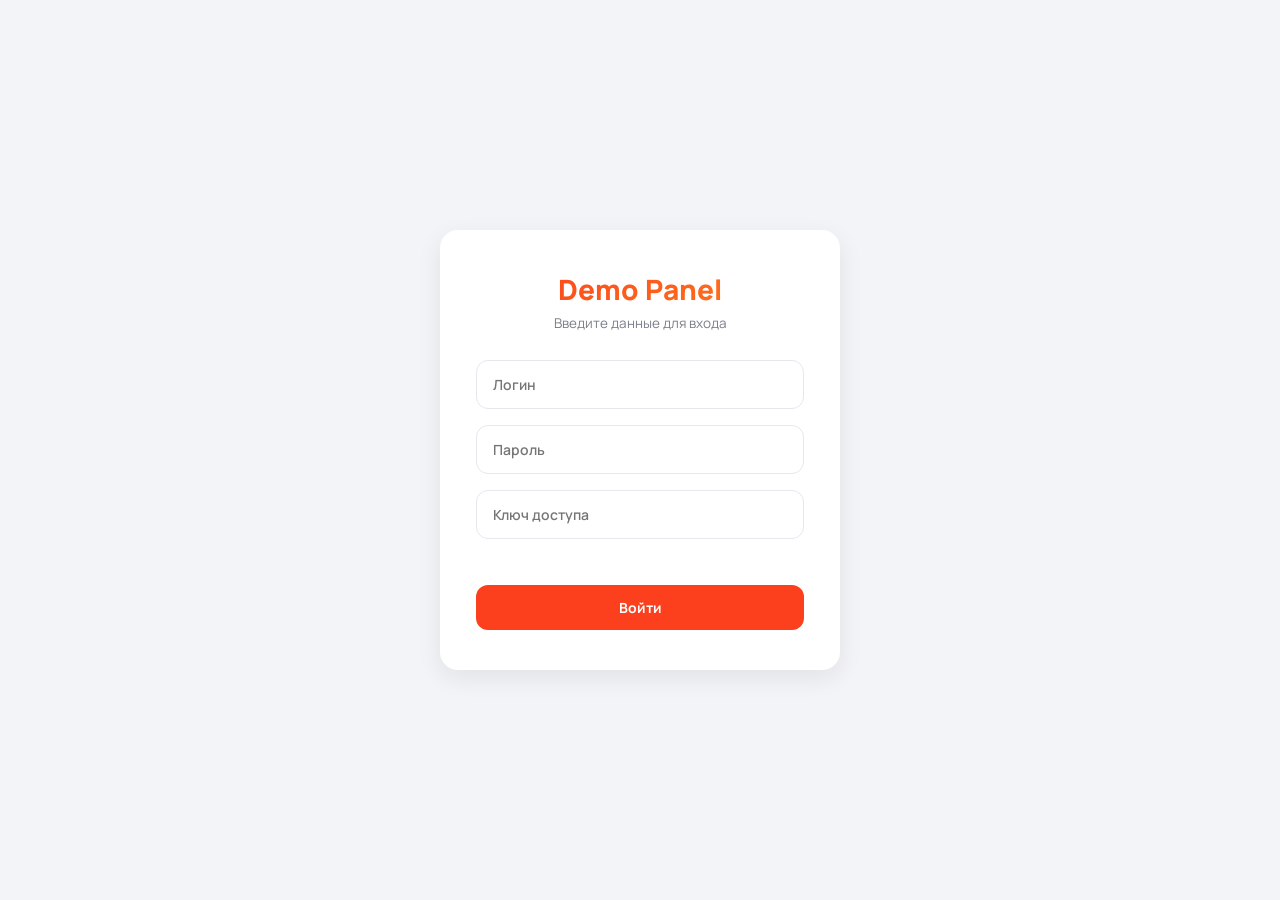
<file: templates/demo.html>
<!DOCTYPE html>
<html lang="ru">
<head>
<meta charset="UTF-8">
<meta name="viewport" content="width=device-width,initial-scale=1">
<title>Демо-панель</title>
<link rel="preconnect" href="https://fonts.googleapis.com">
<link href="https://fonts.googleapis.com/css2?family=Manrope:wght@400;600;700;800&display=swap" rel="stylesheet">
<style>
:root {
  --bg:#f3f4f7;--surface:#fff;--surface-2:#f6f7f9;--text:#1a1a1a;--muted:#7b7f89;--line:#e7e8ed;
  --brand:#fc3f1d;--brand-soft:rgba(252,63,29,.08);--good:#2fd17c;--good-soft:rgba(47,209,124,.1);
  --warn:#e08a00;--warn-soft:rgba(224,138,0,.1);--shadow:0 8px 24px rgba(20,20,25,.08);
  --radius:18px;
}
*{box-sizing:border-box;margin:0;padding:0}
body{font-family:'Manrope',system-ui,-apple-system,sans-serif;background:var(--bg);color:var(--text);min-height:100vh;-webkit-font-smoothing:antialiased}

/* ===== Login Gate ===== */
.login-gate{display:flex;align-items:center;justify-content:center;min-height:100vh;padding:20px}
.login-card{background:var(--surface);border-radius:var(--radius);box-shadow:var(--shadow);padding:40px 36px;max-width:400px;width:100%;text-align:center}
.login-card .logo{font-size:28px;font-weight:800;background:linear-gradient(135deg,#fc3f1d,#ff7a1a);-webkit-background-clip:text;-webkit-text-fill-color:transparent;margin-bottom:6px}
.login-card .sub{color:var(--muted);font-size:13.5px;margin-bottom:28px}
.login-card .field{position:relative;margin-bottom:16px}
.login-card .field input{width:100%;padding:14px 16px;border:1.5px solid var(--line);border-radius:12px;font-family:inherit;font-size:14px;font-weight:600;outline:none;transition:border .2s}
.login-card .field input:focus{border-color:var(--brand)}
.login-card .field input.error{border-color:var(--brand);animation:shake .4s}
@keyframes shake{0%,100%{transform:translateX(0)}25%{transform:translateX(-6px)}75%{transform:translateX(6px)}}
.login-card .err{color:var(--brand);font-size:12.5px;font-weight:600;margin-bottom:12px;min-height:18px}
.btn{border:none;cursor:pointer;border-radius:12px;padding:13px 20px;font-family:inherit;font-size:14px;font-weight:700;transition:all .15s}
.btn:active{transform:scale(.97)}
.btn-brand{background:var(--brand);color:#fff;width:100%}
.btn-brand:disabled{opacity:.5;cursor:default}
.btn-ghost{background:var(--surface-2);color:var(--text);border:1.5px solid var(--line)}
.btn-good{background:var(--good);color:#fff}
.btn-sm{padding:9px 14px;font-size:12.5px;border-radius:10px}
.hidden{display:none !important}

/* ===== Dashboard ===== */
.dash{display:none;min-height:100vh}
.dash.active{display:block}
.dash-head{background:linear-gradient(135deg,#fc3f1d,#ff7a1a);color:#fff;padding:18px 24px;display:flex;align-items:center;justify-content:space-between}
.dash-head h1{font-size:18px;font-weight:800}
.dash-head .logout{background:rgba(255,255,255,.2);color:#fff;border:none;padding:8px 16px;border-radius:10px;font-family:inherit;font-size:12.5px;font-weight:700;cursor:pointer}
.dash-head .logout:hover{background:rgba(255,255,255,.35)}
.dash-body{max-width:960px;margin:0 auto;padding:24px 16px}
.dash-grid{display:grid;grid-template-columns:1fr 1fr;gap:20px}
@media(max-width:720px){.dash-grid{grid-template-columns:1fr}}
.card{background:var(--surface);border:1px solid var(--line);border-radius:var(--radius);padding:20px;box-shadow:var(--shadow)}
.card h2{font-size:15px;font-weight:800;margin-bottom:10px}
.muted{color:var(--muted);font-size:12.5px;line-height:1.5}

/* ===== QR Section ===== */
.qr-area{text-align:center}
.qr-box{display:inline-flex;align-items:center;justify-content:center;background:#fff;border:1.5px solid var(--line);border-radius:16px;padding:16px;margin:14px auto;min-width:240px;min-height:240px}
.qr-box canvas{display:block}
.qr-status{display:flex;align-items:center;gap:10px;justify-content:center;min-height:28px;margin-top:12px;font-size:13px;font-weight:600}
.qr-link-box{background:var(--surface-2);border:1px solid var(--line);border-radius:10px;padding:10px 12px;margin:10px auto;word-break:break-all;font-family:ui-monospace,monospace;font-size:11.5px;color:var(--muted);text-align:left;max-width:320px}
.qr-actions{gap:8px;justify-content:center;margin-top:10px}
.spin{width:16px;height:16px;border-radius:50%;border:2.5px solid var(--line);border-top-color:var(--brand);animation:sp .8s linear infinite}
@keyframes sp{to{transform:rotate(360deg)}}
.qr-hint{color:var(--muted);font-size:12px;margin-top:6px}

/* ===== Accounts list ===== */
.acc-list{max-height:520px;overflow-y:auto}
.acc-empty{color:var(--muted);font-size:13px;padding:20px 0;text-align:center}
.acc-item{display:flex;align-items:center;gap:12px;padding:12px 14px;border:1px solid var(--line);border-radius:14px;margin-bottom:10px;transition:box-shadow .15s}
.acc-item:hover{box-shadow:0 2px 12px rgba(0,0,0,.06)}
.acc-avatar{width:40px;height:40px;border-radius:50%;background:linear-gradient(135deg,#fc3f1d,#ff7a1a);display:flex;align-items:center;justify-content:center;color:#fff;font-weight:800;font-size:15px;flex-shrink:0}
.acc-info{flex:1;min-width:0}
.acc-name{font-weight:700;font-size:13.5px;white-space:nowrap;overflow:hidden;text-overflow:ellipsis}
.acc-meta{color:var(--muted);font-size:11.5px;margin-top:2px}
.acc-bonus{background:var(--good-soft);color:#1c9d5c;padding:4px 10px;border-radius:8px;font-size:12px;font-weight:700;white-space:nowrap}
.acc-del{background:none;border:none;color:var(--muted);cursor:pointer;padding:4px;font-size:16px;opacity:.5;transition:opacity .15s}
.acc-del:hover{opacity:1;color:var(--brand)}

/* ===== Reg Simulation Overlay ===== */
.overlay{position:fixed;top:0;left:0;right:0;bottom:0;background:rgba(0,0,0,.55);z-index:100;display:none;align-items:center;justify-content:center;padding:16px}
.overlay.active{display:flex}
.reg-card{background:var(--surface);border-radius:24px;max-width:440px;width:100%;padding:32px 28px;text-align:center;box-shadow:0 20px 60px rgba(0,0,0,.25);position:relative;overflow:hidden}
.reg-card::before{content:'';position:absolute;top:0;left:0;right:0;height:4px;background:linear-gradient(90deg,var(--brand),#ff7a1a)}
.reg-card h2{font-size:18px;font-weight:800;margin-bottom:4px}
.reg-card .reg-sub{color:var(--muted);font-size:13px;margin-bottom:24px}

/* Phone mockup */
.phone{width:220px;margin:0 auto 24px;background:#1a1a1a;border-radius:28px;padding:8px;box-shadow:0 8px 30px rgba(0,0,0,.2)}
.phone-screen{background:#fff;border-radius:22px;overflow:hidden;min-height:320px}
.phone-notch{height:22px;background:#1a1a1a;position:relative}
.phone-notch::after{content:'';position:absolute;top:6px;left:50%;transform:translateX(-50%);width:50px;height:10px;background:#2a2a2a;border-radius:10px}
.ps-body{padding:16px 14px}
.ps-yandex{font-size:20px;font-weight:800;color:var(--brand);margin-bottom:12px}
.ps-step{display:flex;align-items:center;gap:8px;padding:8px 0;border-bottom:1px solid #f0f0f0;font-size:12px;color:#999}
.ps-step.active{color:var(--text);font-weight:600}
.ps-step.done{color:var(--good);font-weight:600}
.ps-dot{width:20px;height:20px;border-radius:50%;border:2px solid #ddd;display:flex;align-items:center;justify-content:center;font-size:10px;flex-shrink:0}
.ps-step.active .ps-dot{border-color:var(--brand);animation:pulse 1.2s infinite}
.ps-step.done .ps-dot{border-color:var(--good);background:var(--good);color:#fff}
@keyframes pulse{0%,100%{box-shadow:0 0 0 0 rgba(252,63,29,.3)}50%{box-shadow:0 0 0 6px rgba(252,63,29,0)}}

.ps-qr-area{display:flex;align-items:center;justify-content:center;min-height:120px;background:#f8f8f8;border-radius:12px;margin:10px 0}
.ps-qr-area canvas{display:block}
.ps-phone-input{width:100%;padding:10px 12px;border:1.5px solid var(--line);border-radius:10px;font-family:inherit;font-size:13px;text-align:center;margin:8px 0}
.ps-anim{min-height:60px;display:flex;align-items:center;justify-content:center}
.bonus-counter{font-size:36px;font-weight:800;color:var(--brand);font-variant-numeric:tabular-nums}
.bonus-label{font-size:12px;color:var(--muted);margin-top:4px}

.reg-status{font-size:13px;font-weight:600;margin-top:8px;min-height:20px}
.reg-progress{width:100%;height:4px;background:#eee;border-radius:4px;margin-top:12px;overflow:hidden}
.reg-progress-bar{height:100%;background:linear-gradient(90deg,var(--brand),#ff7a1a);border-radius:4px;transition:width .4s ease;width:0%}
.reg-done-icon{font-size:56px;margin-bottom:12px}
.reg-done-text{font-size:16px;font-weight:700;margin-bottom:4px}
.reg-done-sub{color:var(--muted);font-size:13px;margin-bottom:20px}

/* ===== Stats bar ===== */
.stats-bar{display:flex;gap:12px;margin-bottom:20px}
.stat-card{flex:1;background:var(--surface);border:1px solid var(--line);border-radius:14px;padding:16px;text-align:center;box-shadow:var(--shadow)}
.stat-num{font-size:28px;font-weight:800;color:var(--brand)}
.stat-label{font-size:12px;color:var(--muted);margin-top:2px}
</style>
</head>
<body>

<!-- ===== LOGIN GATE ===== -->
<div class="login-gate" id="loginGate">
  <div class="login-card">
    <div class="logo">Demo Panel</div>
    <div class="sub">Введите данные для входа</div>
    <div class="field">
      <input type="text" id="loginInput" placeholder="Логин" autocomplete="username">
    </div>
    <div class="field">
      <input type="password" id="passInput" placeholder="Пароль" autocomplete="current-password">
    </div>
    <div class="field">
      <input type="text" id="keyInput" placeholder="Ключ доступа" autocomplete="off">
    </div>
    <div class="err" id="keyErr"></div>
    <button class="btn btn-brand" id="btnLogin">Войти</button>
  </div>
</div>

<!-- ===== DASHBOARD ===== -->
<div class="dash" id="dash">
  <div class="dash-head">
    <h1>Демо-панель</h1>
    <button class="logout" id="btnLogout">Выйти</button>
  </div>
  <div class="dash-body">

    <div class="stats-bar" id="statsBar">
      <div class="stat-card"><div class="stat-num" id="statTotal">0</div><div class="stat-label">Аккаунтов</div></div>
      <div class="stat-card"><div class="stat-num" id="statBonus">0</div><div class="stat-label">Бонусов накоплено</div></div>
      <div class="stat-card"><div class="stat-num" id="statToday">0</div><div class="stat-label">Сегодня</div></div>
    </div>

    <div class="dash-grid">
      <!-- Left: QR + Reg -->
      <div class="card qr-area">
        <h2>Добавить аккаунт</h2>
        <p class="muted">Нажмите кнопку для генерации QR-кода Яндекс для входа в аккаунт</p>
        <div id="qrSection">
          <button class="btn btn-brand" id="btnAdd" style="margin-top:16px">Добавить аккаунт</button>
          <div class="qr-box hidden" id="qrBox"><canvas id="qrCanvas" width="240" height="240"></canvas></div>
          <div class="qr-link-box hidden" id="qrLinkBox">
            <div class="qr-link-text" id="qrLinkText"></div>
          </div>
          <div class="qr-status hidden" id="qrStatus"><div class="spin"></div><span id="qrStatusText"></span></div>
          <div class="qr-hint hidden" id="qrHint"></div>
          <div class="qr-actions hidden" id="qrActions" style="display:flex;gap:8px;justify-content:center;margin-top:10px">
            <button class="btn btn-ghost btn-sm" id="btnQrCopy">📋 Копировать ссылку</button>
            <button class="btn btn-ghost btn-sm" id="btnQrOpen">🔗 Открыть ссылку</button>
          </div>
        </div>
      </div>

      <!-- Right: Accounts list -->
      <div class="card">
        <h2>Аккаунты</h2>
        <div class="acc-list" id="accList">
          <div class="acc-empty" id="accEmpty">Аккаунтов пока нет</div>
        </div>
        <div style="margin-top:12px;display:flex;gap:8px">
          <button class="btn btn-ghost btn-sm" id="btnRefresh">Обновить</button>
          <button class="btn btn-ghost btn-sm" id="btnClear" style="color:var(--brand)">Очистить все</button>
        </div>
      </div>
    </div>
  </div>
</div>

<!-- ===== REGISTRATION OVERLAY ===== -->
<div class="overlay" id="overlay">
  <div class="reg-card" id="regCard">
    <h2 id="regTitle">Регистрация аккаунта</h2>
    <div class="reg-sub" id="regSub">Подождите, идёт процесс…</div>
    <div class="phone" id="phoneWrap">
      <div class="phone-screen" id="phoneScreen"></div>
    </div>
    <div class="reg-status" id="regStatus"></div>
    <div class="reg-progress"><div class="reg-progress-bar" id="regBar"></div></div>
  </div>
</div>

<script src="/static/js/qrcode.min.js"></script>
<script>
const $ = id => document.getElementById(id);
let TOKEN = null;
let accounts = [];
let qrId = null, pollTimer = null, qrLink = '';

/* ========== LOGIN ========== */
$('keyInput').addEventListener('keydown', e => { if (e.key === 'Enter') doLogin(); });
$('btnLogin').addEventListener('click', doLogin);

async function doLogin() {
  const login = $('loginInput').value.trim();
  const password = $('passInput').value.trim();
  const key = $('keyInput').value.trim();
  if (!login || !password || !key) { $('keyErr').textContent = 'Заполните все поля'; return; }
  $('btnLogin').disabled = true;
  $('keyErr').textContent = '';
  try {
    const r = await fetch('/api/demo/check', {
      method: 'POST', headers: {'Content-Type':'application/json'},
      body: JSON.stringify({login, password, key})
    });
    const d = await r.json();
    if (d.ok) {
      $('loginGate').style.display = 'none';
      $('dash').classList.add('active');
      loadAccounts();
    } else {
      $('keyErr').textContent = d.error || 'Неверные данные';
      $('keyInput').classList.add('error');
      setTimeout(() => $('keyInput').classList.remove('error'), 500);
    }
  } catch(e) {
    $('keyErr').textContent = 'Ошибка сети';
  } finally {
    $('btnLogin').disabled = false;
  }
}

$('btnLogout').addEventListener('click', () => {
  $('dash').classList.remove('active');
  $('loginGate').style.display = 'flex';
  $('loginInput').value = '';
  $('passInput').value = '';
  $('keyInput').value = '';
});

/* ========== ACCOUNTS LIST ========== */
async function loadAccounts() {
  try {
    const r = await fetch('/api/demo/accounts');
    const d = await r.json();
    accounts = d.accounts || [];
  } catch(e) { accounts = []; }
  renderAccounts();
}

function renderAccounts() {
  const box = $('accList');
  if (!accounts.length) {
    box.innerHTML = '<div class="acc-empty">Аккаунтов пока нет</div>';
    updateStats();
    return;
  }
  box.innerHTML = accounts.map((a, i) => {
    const initials = (a.profile_name || a.name || '?').slice(0,1).toUpperCase();
    const phone = a.phone ? a.phone.replace(/(\d{3})(\d{3})(\d{2})(\d{2})/, '+7 $1 $2-$3-$4') : '—';
    const bonus = a.bonus_earned || 700;
    return `<div class="acc-item">
      <div class="acc-avatar">${esc(initials)}</div>
      <div class="acc-info">
        <div class="acc-name">${esc(a.profile_name || a.name)}</div>
        <div class="acc-meta">${esc(phone)} &middot; ${esc(a.added || '')}</div>
      </div>
      <div class="acc-bonus">+${bonus}</div>
      <button class="acc-del" data-name="${esc(a.name)}" title="Удалить">&times;</button>
    </div>`;
  }).join('');
  box.querySelectorAll('.acc-del').forEach(b => {
    b.addEventListener('click', async () => {
      await fetch(`/api/demo/accounts/${encodeURIComponent(b.dataset.name)}`, {method:'DELETE'});
      loadAccounts();
    });
  });
  updateStats();
}

function updateStats() {
  const total = accounts.length;
  const bonus = accounts.reduce((s,a) => s + (a.bonus_earned || 700), 0);
  const today = accounts.filter(a => {
    const d = a.added || '';
    return d.startsWith(new Date().toISOString().slice(0,10));
  }).length;
  $('statTotal').textContent = total;
  $('statBonus').textContent = bonus;
  $('statToday').textContent = today;
}

$('btnRefresh').addEventListener('click', loadAccounts);
$('btnClear').addEventListener('click', async () => {
  if (!confirm('Очистить все аккаунты?')) return;
  await fetch('/api/demo/accounts/clear', {method:'POST'});
  loadAccounts();
});

/* ========== QR FLOW ========== */
$('btnAdd').addEventListener('click', startQR);
$('btnQrCopy').addEventListener('click', () => { if(qrLink && navigator.clipboard) navigator.clipboard.writeText(qrLink); });
$('btnQrOpen').addEventListener('click', () => { if(qrLink) window.open(qrLink, '_blank'); });

function renderQr(text) {
  const canvas = $('qrCanvas');
  const qr = qrcode(0, 'M');
  qr.addData(text, 'Byte');
  qr.make();
  const n = qr.getModuleCount();
  const px = Math.max(4, Math.floor((220 - 20) / n));
  const size = n * px + 20;
  canvas.width = size; canvas.height = size;
  const ctx = canvas.getContext('2d');
  ctx.fillStyle = '#fff'; ctx.fillRect(0, 0, size, size);
  ctx.fillStyle = '#111';
  for (let y = 0; y < n; y++)
    for (let x = 0; x < n; x++)
      if (qr.isDark(y, x)) ctx.fillRect(10 + x*px, 10 + y*px, px, px);
}

function setQRStatus(text, busy) {
  const el = $('qrStatus');
  el.classList.remove('hidden');
  el.innerHTML = busy
    ? `<div class="spin"></div><span>${text}</span>`
    : `<span>${text}</span>`;
}

function stopPoll() { if (pollTimer) { clearInterval(pollTimer); pollTimer = null; } }

async function startQR() {
  $('btnAdd').disabled = true;
  $('btnAdd').textContent = 'Генерация…';
  $('qrHint').classList.add('hidden');
  $('qrLinkBox').classList.add('hidden');
  $('qrActions').style.display = 'none';
  qrLink = '';
  try {
    const r = await fetch('/api/eda/qr/start', {method:'POST', headers:{'Content-Type':'application/json'}, body: JSON.stringify({account:'demo-'+Date.now()})});
    const d = await r.json();
    if (!r.ok) throw new Error(d.error || r.status);
    qrId = d.qr_id;
    qrLink = d.link || '';
    renderQr(qrLink);
    $('qrBox').classList.remove('hidden');
    if (qrLink) {
      $('qrLinkText').textContent = qrLink;
      $('qrLinkBox').classList.remove('hidden');
      $('qrActions').style.display = 'flex';
    }
    $('qrHint').textContent = 'Отсканируйте QR в приложении Яндекса или откройте ссылку';
    $('qrHint').classList.remove('hidden');
    setQRStatus('Ожидание сканирования…', true);
    stopPoll();
    pollTimer = setInterval(pollQR, 1500);
    pollQR();
  } catch(e) {
    setQRStatus('Ошибка: ' + e.message, false);
  } finally {
    $('btnAdd').disabled = false;
    $('btnAdd').textContent = 'Добавить аккаунт';
  }
}

async function pollQR() {
  if (!qrId) return;
  try {
    const r = await fetch(`/api/eda/qr/status/${qrId}`);
    const d = await r.json();
    if (d.state === 'waiting') {
      setQRStatus(d.hint ? 'Ожидание: ' + d.hint : 'Ожидание сканирования…', true);
      return;
    }
    stopPoll();
    if (d.state === 'ok') {
      setQRStatus('QR подтверждён! Запуск регистрации…', true);
      $('qrHint').classList.add('hidden');
      $('qrLinkBox').classList.add('hidden');
      $('qrActions').style.display = 'none';
      await startSimulation(d.session_id || '', d.yandexuid || '');
    } else if (d.state === 'expired') {
      setQRStatus('QR устарел. Нажмите «Добавить аккаунт» снова.', false);
    } else {
      setQRStatus('Ошибка: ' + (d.message || d.state), false);
    }
  } catch(e) { stopPoll(); setQRStatus('Ошибка сети', false); }
}

/* ========== REGISTRATION SIMULATION ========== */
const REG_STEPS = [
  {id:'device',    label:'Подключение устройства',     dur:2800, phone:null},
  {id:'qr_scan',   label:'Сканирование QR-кода',       dur:2200, phone:'qr'},
  {id:'phone',     label:'Ввод номера телефона',        dur:3500, phone:'phone'},
  {id:'link',      label:'Привязка аккаунта',           dur:3000, phone:'linking'},
  {id:'plus',      label:'Подключение Яндекс Плюс',     dur:2500, phone:'plus'},
  {id:'edadeal',   label:'Активация Едадила',           dur:2800, phone:'edadeal'},
  {id:'bonus',     label:'Накопление бонусов',           dur:5500, phone:'bonus'},
];

const PHONE_STATES = {
  qr: {html:'<div class="ps-yandex">Яндекс</div><div class="ps-qr-area" id="psQrArea"><div class="spin"></div></div>'},
  phone: {html:'<div class="ps-yandex">Яндекс</div><div style="text-align:center;padding:20px 0"><div style="font-size:13px;color:#999;margin-bottom:10px">Введите номер телефона</div><div class="ps-phone-input" style="border:1.5px solid #ddd;border-radius:10px;padding:10px;font-size:13px;text-align:center;background:#fafafa">+7 9XX XXX-XX-XX</div></div>'},
  linking: {html:'<div class="ps-yandex">Яндекс</div><div style="text-align:center;padding:30px 0"><div class="spin" style="margin:0 auto 12px;width:28px;height:28px;border-width:3px"></div><div style="font-size:13px;color:#666">Привязка аккаунта…</div></div>'},
  plus: {html:'<div class="ps-yandex">Яндекс</div><div style="text-align:center;padding:20px 0"><div style="font-size:40px;margin-bottom:8px">⭐</div><div style="font-size:14px;font-weight:700;margin-bottom:4px">Яндекс Плюс</div><div style="font-size:12px;color:#999">Активация подписки…</div></div>'},
  edadeal: {html:'<div class="ps-yandex">Яндекс</div><div style="text-align:center;padding:20px 0"><div style="font-size:40px;margin-bottom:8px">🏷️</div><div style="font-size:14px;font-weight:700;margin-bottom:4px">Едадил</div><div style="font-size:12px;color:#999">Подключение кешбэка…</div></div>'},
  bonus: {html:'<div class="ps-yandex">Яндекс</div><div style="text-align:center;padding:20px 0"><div style="font-size:40px;margin-bottom:8px">💰</div><div class="bonus-counter" id="psBonus">0</div><div class="bonus-label">бонусов начислено</div></div>'},
  done: {html:''},
};

async function startSimulation(sessionId, yandexuid) {
  const overlay = $('overlay');
  overlay.classList.add('active');
  const phone = $('phoneScreen');
  const bar = $('regBar');
  const status = $('regStatus');
  const title = $('regTitle');
  const sub = $('regSub');

  title.textContent = 'Регистрация аккаунта';
  sub.textContent = 'Выполняются автоматические шаги…';

  const names = ['Алексей','Мария','Дмитрий','Анна','Сергей','Елена','Александр','Ольга','Никита','Татьяна'];
  const surnames = ['Иванов','Петрова','Сидоров','Козлова','Новиков','Морозова','Волков','Соколова','Лебедев','Попова'];
  const profileName = names[Math.floor(Math.random()*names.length)] + ' ' + surnames[Math.floor(Math.random()*surnames.length)];
  const phoneNumber = '+7' + Array.from({length:10}, () => Math.floor(Math.random()*10)).join('');

  let doneCount = 0;
  const totalSteps = REG_STEPS.length;

  for (const step of REG_STEPS) {
    const progress = Math.round(((doneCount) / totalSteps) * 100);
    bar.style.width = progress + '%';
    status.textContent = step.label + '…';

    // Set phone screen
    if (step.phone && PHONE_STATES[step.phone]) {
      phone.innerHTML = PHONE_STATES[step.phone].html;
      if (step.phone === 'qr') {
        setTimeout(() => {
          const area = document.getElementById('psQrArea');
          if (area) {
            try {
              const miniCanvas = document.createElement('canvas');
              miniCanvas.width = 80; miniCanvas.height = 80;
              const qr2 = qrcode(0, 'M');
              qr2.addData('yandex-auth-demo-' + Date.now(), 'Byte');
              qr2.make();
              const n2 = qr2.getModuleCount();
              const px2 = Math.max(2, Math.floor(60 / n2));
              const ctx2 = miniCanvas.getContext('2d');
              ctx2.fillStyle = '#fff'; ctx2.fillRect(0, 0, 80, 80);
              ctx2.fillStyle = '#111';
              for (let y2 = 0; y2 < n2; y2++)
                for (let x2 = 0; x2 < n2; x2++)
                  if (qr2.isDark(y2, x2)) ctx2.fillRect(10+x2*px2, 10+y2*px2, px2, px2);
              area.innerHTML = '';
              area.appendChild(miniCanvas);
            } catch(e) { area.innerHTML = '<div style="font-size:12px;color:#999">QR сканирован</div>'; }
          }
        }, 600);
      }
      if (step.phone === 'bonus') {
        animateBonusCounter();
      }
    }

    // Small delay then mark step as visually processing
    await sleep(300);

    // Simulate processing delay
    await sleep(step.dur);

    doneCount++;
    bar.style.width = Math.round((doneCount / totalSteps) * 100) + '%';

    if (step.id === 'bonus') {
      const counter = $('psBonus');
      if (counter) counter.textContent = '700';
    }
  }

  bar.style.width = '100%';
  status.textContent = '';

  // Show completion
  phone.innerHTML = `<div style="text-align:center;padding:30px 0"><div style="font-size:48px;margin-bottom:10px">✅</div><div style="font-size:15px;font-weight:700;margin-bottom:4px">Аккаунт готов</div><div style="font-size:12px;color:#999">${esc(profileName)}</div><div style="font-size:11px;color:#aaa;margin-top:4px">+700 бонусов</div></div>`;
  title.textContent = 'Готово!';
  sub.textContent = 'Аккаунт успешно зарегистрирован и добавлен в базу';
  bar.style.background = 'var(--good)';

  // Save account
  await fetch('/api/demo/accounts', {
    method: 'POST', headers: {'Content-Type':'application/json'},
    body: JSON.stringify({
      name: 'demo-' + Date.now(),
      session_id: sessionId,
      yandexuid: yandexuid,
      profile_name: profileName,
      phone: phoneNumber,
      plus_balance: 0,
      plus_status: 'PLUS_ACTIVE',
      bonus_earned: 700,
    })
  });

  await sleep(3000);

  // Close overlay
  overlay.classList.remove('active');
  bar.style.width = '0%';
  bar.style.background = '';
  stopPoll();
  qrId = null;
  $('qrBox').classList.add('hidden');
  $('qrHint').classList.add('hidden');
  $('qrLinkBox').classList.add('hidden');
  $('qrActions').style.display = 'none';
  $('qrStatus').classList.add('hidden');
  loadAccounts();
}

function animateBonusCounter() {
  const el = $('psBonus');
  if (!el) return;
  let current = 0;
  const target = 700;
  const duration = 4500;
  const start = performance.now();
  function tick(now) {
    const elapsed = now - start;
    const progress = Math.min(elapsed / duration, 1);
    const eased = 1 - Math.pow(1 - progress, 3);
    current = Math.round(eased * target);
    el.textContent = current;
    if (progress < 1) requestAnimationFrame(tick);
  }
  requestAnimationFrame(tick);
}

function sleep(ms) { return new Promise(r => setTimeout(r, ms)); }
function esc(s) { const d = document.createElement('div'); d.textContent = s; return d.innerHTML; }
</script>
</body>
</html>
</file>
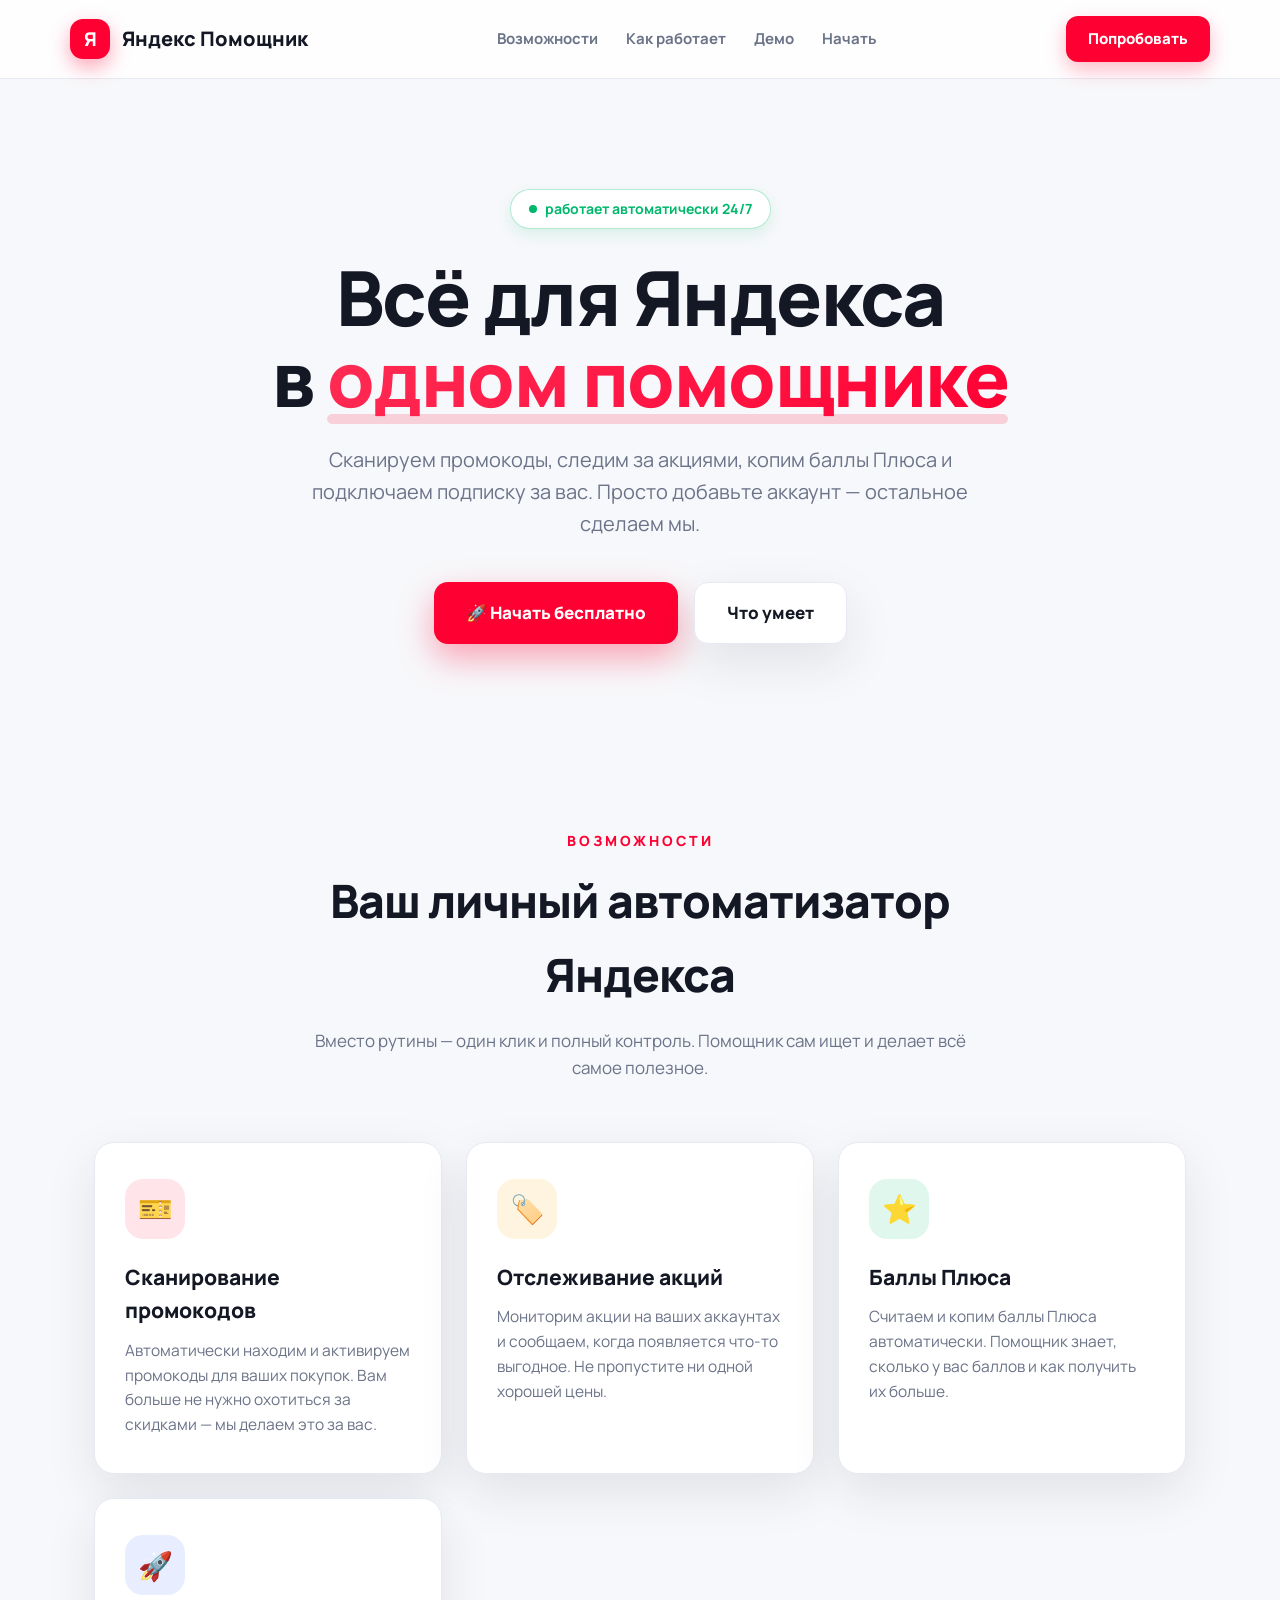
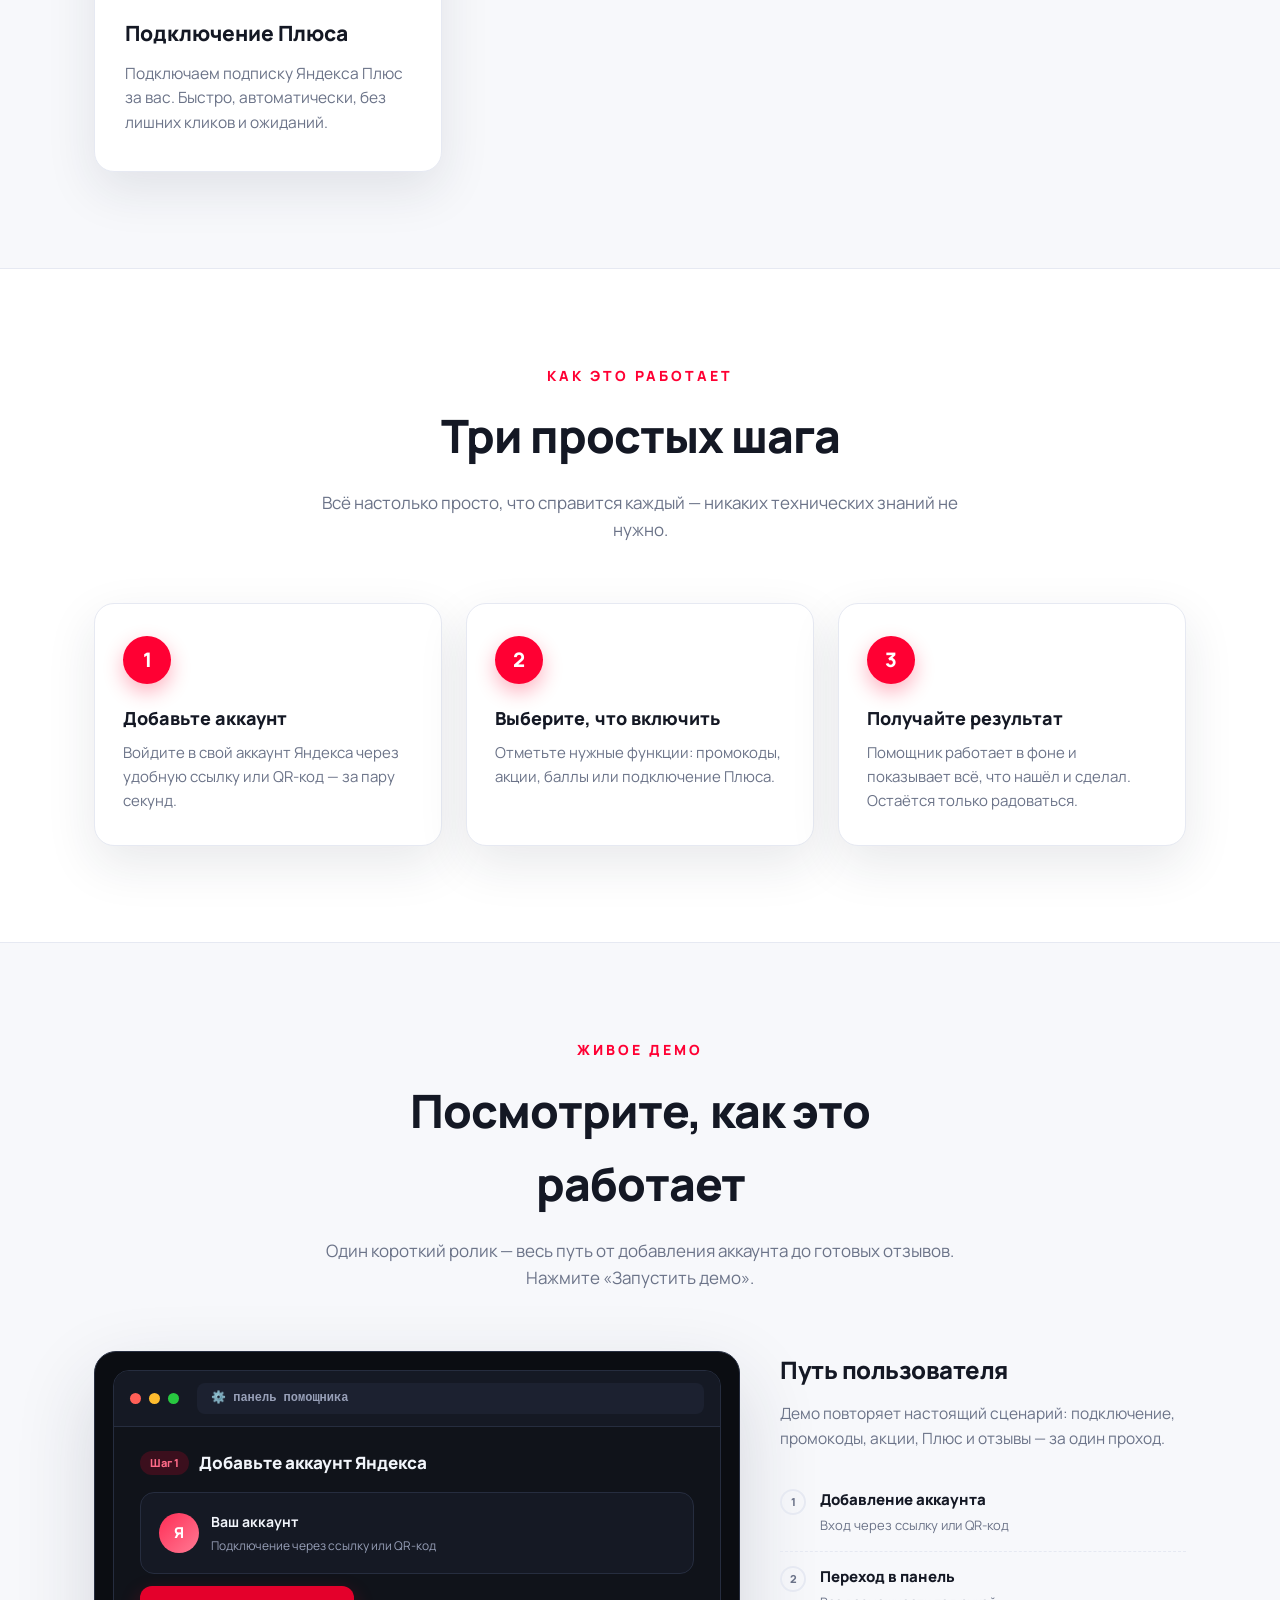
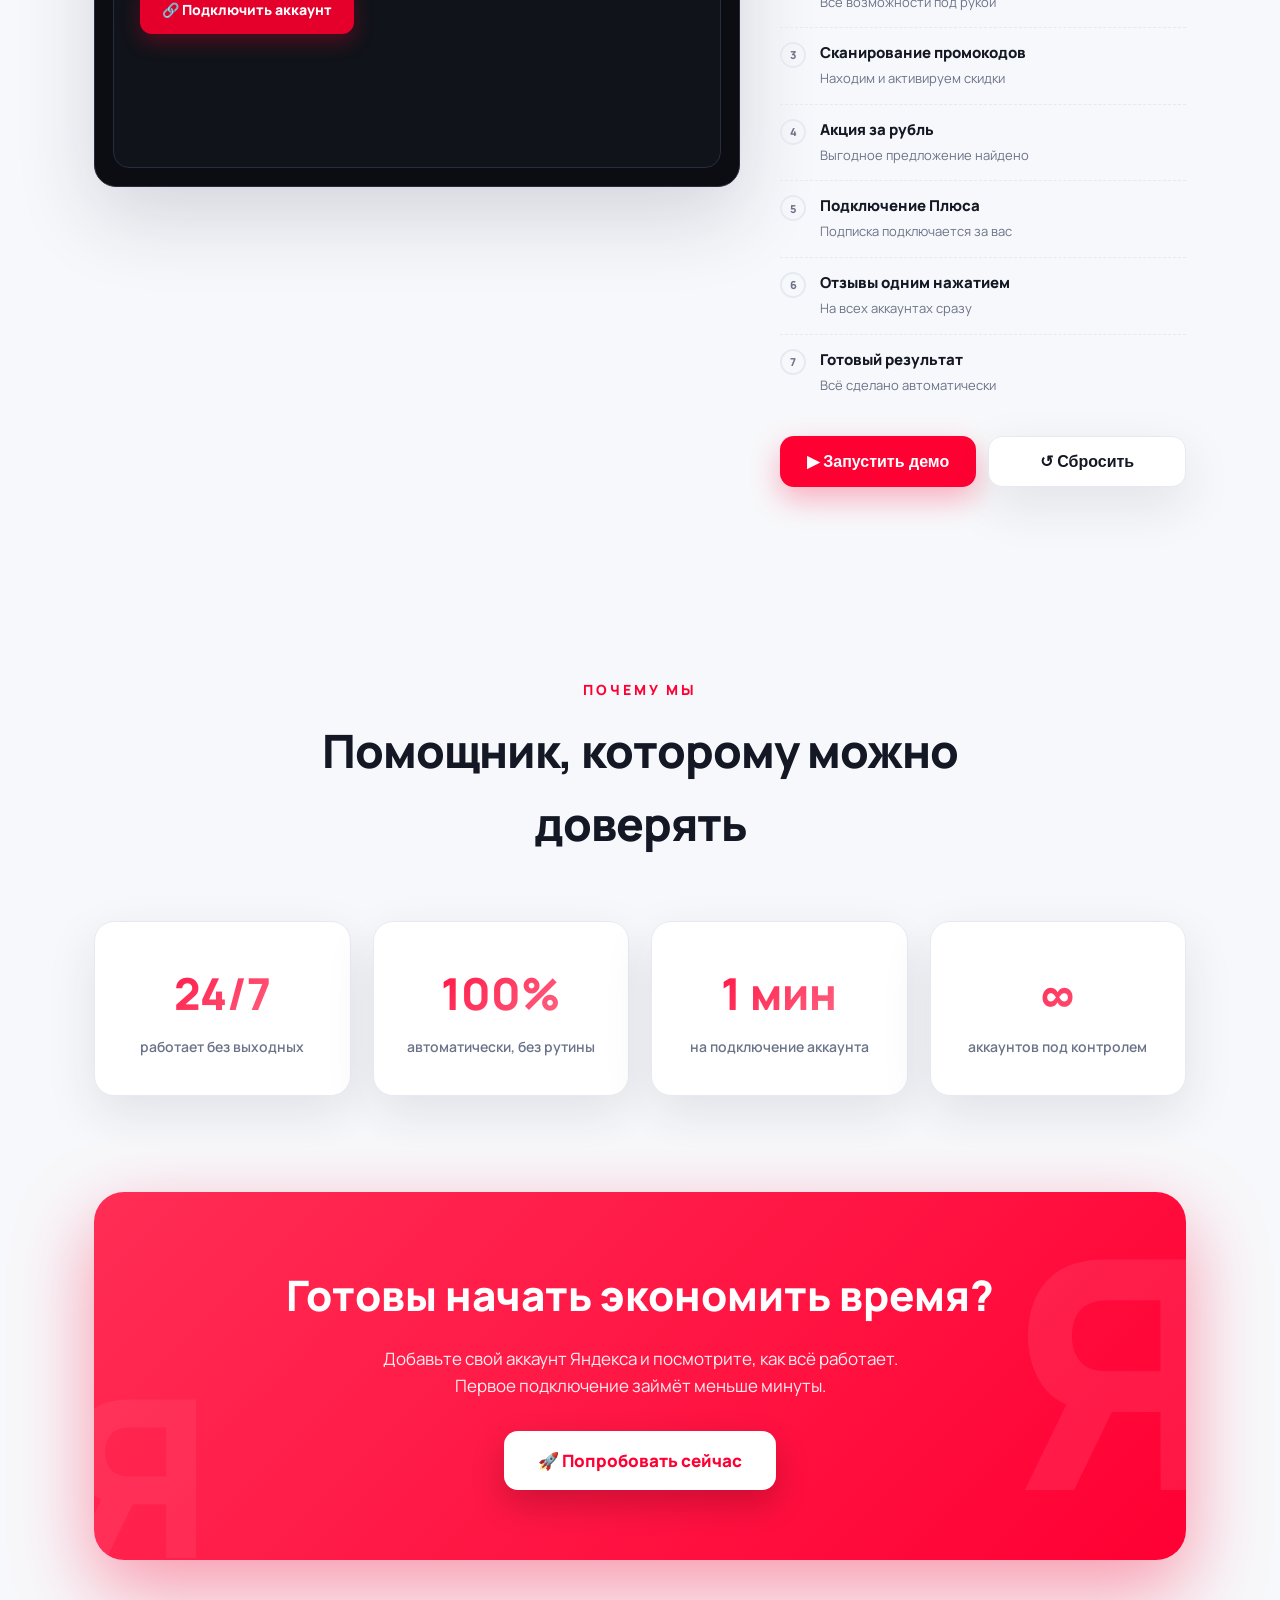
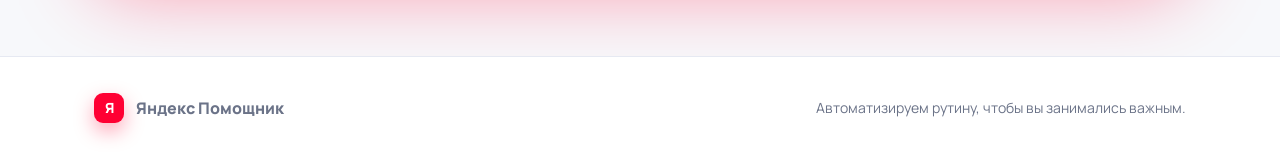
<file: templates/landing.html>
<!DOCTYPE html>
<html lang="ru">
<head>
<meta charset="UTF-8">
<meta name="viewport" content="width=device-width, initial-scale=1.0">
<title>Яндекс Помощник — ваш автоматический помощник</title>
<link rel="preconnect" href="https://fonts.googleapis.com">
<link href="https://fonts.googleapis.com/css2?family=Manrope:wght@400;500;600;700;800;900&display=swap" rel="stylesheet">
<style>
  :root {
    --bg: #f7f8fb;
    --bg-2: #ffffff;
    --panel: #ffffff;
    --border: #e6e9f2;
    --text: #141824;
    --muted: #6b7388;
    --primary: #ff0033;
    --primary-2: #ff4d6d;
    --amber: #ffb020;
    --green: #00b86b;
    --blue: #4477ff;
    --radius: 20px;
    --shadow: 0 18px 50px rgba(30, 35, 60, .10);
    --shadow-lg: 0 30px 80px rgba(30, 35, 60, .16);
  }
  * { box-sizing: border-box; margin: 0; padding: 0; }
  html { scroll-behavior: smooth; }
  body {
    font-family: 'Manrope', system-ui, sans-serif;
    background: var(--bg);
    color: var(--text);
    line-height: 1.6;
    overflow-x: hidden;
  }
  a { color: inherit; text-decoration: none; }

  /* ---------- падающие логотипы Яндекса ---------- */
  .falling-ya {
    position: fixed; inset: 0; z-index: 0; pointer-events: none; overflow: hidden;
  }
  .falling-ya .ya-logo {
    position: absolute; top: -60px;
    font-weight: 900; color: rgba(255, 0, 51, .10);
    animation: fall linear infinite;
    user-select: none;
    display: grid; place-items: center;
  }
  .falling-ya .ya-logo span {
    display: grid; place-items: center;
    width: 44px; height: 44px; border-radius: 12px;
    background: #fff; box-shadow: 0 6px 18px rgba(255,0,51,.14);
    color: var(--primary); font-size: 20px;
    transform: rotate(-6deg);
  }
  @keyframes fall {
    0%   { transform: translateY(-70px) rotate(0deg); opacity: 0; }
    10%  { opacity: 1; }
    100% { transform: translateY(110vh) rotate(360deg); opacity: .9; }
  }

  .container { max-width: 1140px; margin: 0 auto; padding: 0 24px; position: relative; z-index: 1; }

  /* ---------- шапка ---------- */
  header {
    position: sticky; top: 0; z-index: 50;
    background: rgba(255,255,255,.85);
    backdrop-filter: blur(16px);
    border-bottom: 1px solid var(--border);
  }
  .nav { display: flex; align-items: center; justify-content: space-between; padding: 16px 0; }
  .brand { display: flex; align-items: center; gap: 12px; font-weight: 800; font-size: 20px; }
  .brand-mark {
    width: 40px; height: 40px; border-radius: 13px;
    background: var(--primary); display: grid; place-items: center;
    font-weight: 900; color: #fff; font-size: 19px;
    box-shadow: 0 8px 20px rgba(255,0,51,.35);
    animation: float 3s ease-in-out infinite;
  }
  @keyframes float { 0%,100% { transform: translateY(0); } 50% { transform: translateY(-5px); } }
  .nav-links { display: flex; gap: 28px; color: var(--muted); font-size: 15px; font-weight: 700; }
  .nav-links a { position: relative; }
  .nav-links a::after {
    content: ''; position: absolute; left: 0; bottom: -4px; width: 0; height: 2px;
    background: var(--primary); transition: width .25s; border-radius: 2px;
  }
  .nav-links a:hover { color: var(--text); }
  .nav-links a:hover::after { width: 100%; }
  .nav-cta {
    background: var(--primary); color: #fff; font-weight: 800; font-size: 15px;
    padding: 11px 22px; border-radius: 12px; transition: transform .15s, background .15s, box-shadow .15s;
    box-shadow: 0 8px 20px rgba(255,0,51,.28);
  }
  .nav-cta:hover { background: var(--primary-2); transform: translateY(-2px); box-shadow: 0 12px 26px rgba(255,0,51,.4); }

  /* ---------- первый экран ---------- */
  .hero { padding: 110px 0 90px; text-align: center; position: relative; }
  .hero-badge {
    display: inline-flex; align-items: center; gap: 8px;
    background: #fff; color: var(--green);
    border: 1px solid rgba(0,184,107,.3);
    font-weight: 700; font-size: 14px; padding: 8px 18px; border-radius: 100px; margin-bottom: 28px;
    box-shadow: 0 6px 16px rgba(0,184,107,.12);
  }
  .hero-badge .dot { width: 8px; height: 8px; border-radius: 50%; background: var(--green); animation: pulse 1.8s infinite; }
  @keyframes pulse { 0%,100% { opacity: 1; } 50% { opacity: .35; } }
  .hero h1 {
    font-size: clamp(40px, 6vw, 76px); font-weight: 900; line-height: 1.06; letter-spacing: -1.5px;
  }
  .hero h1 .accent {
    background: linear-gradient(135deg, #ff2d55, var(--primary));
    -webkit-background-clip: text; background-clip: text; color: transparent;
    position: relative;
  }
  .hero h1 .accent::after {
    content: ''; position: absolute; left: 0; right: 0; bottom: 6px; height: 10px;
    background: rgba(255,0,51,.16); border-radius: 6px; z-index: -1;
    animation: slide 2.4s ease-in-out infinite;
  }
  @keyframes slide { 0%,100% { transform: scaleX(.6); transform-origin: left; } 50% { transform: scaleX(1); transform-origin: right; } }
  .hero p.lead {
    max-width: 660px; margin: 26px auto 0; color: var(--muted); font-size: clamp(17px, 2.4vw, 20px);
  }
  .hero-actions { margin-top: 42px; display: flex; gap: 16px; justify-content: center; flex-wrap: wrap; }
  .btn {
    display: inline-flex; align-items: center; gap: 10px;
    font-weight: 800; font-size: 17px; padding: 16px 32px; border-radius: 14px;
    transition: transform .18s, box-shadow .18s;
  }
  .btn-primary { background: var(--primary); color: #fff; box-shadow: 0 14px 34px rgba(255,0,51,.35); }
  .btn-primary:hover { transform: translateY(-3px) scale(1.02); box-shadow: 0 20px 46px rgba(255,0,51,.45); }
  .btn-ghost { background: #fff; color: var(--text); border: 1.5px solid var(--border); box-shadow: var(--shadow); }
  .btn-ghost:hover { transform: translateY(-3px); border-color: var(--primary); }

  /* ---------- секции ---------- */
  .section { padding: 96px 0; position: relative; z-index: 1; }
  .section-alt { background: #fff; border-top: 1px solid var(--border); border-bottom: 1px solid var(--border); }
  .section-head { text-align: center; max-width: 660px; margin: 0 auto 60px; }
  .section-head .kicker {
    color: var(--primary); font-weight: 800; font-size: 14px; text-transform: uppercase; letter-spacing: 3px;
  }
  .section-head h2 { font-size: clamp(30px, 4vw, 46px); font-weight: 900; margin-top: 12px; letter-spacing: -1px; }
  .section-head p { color: var(--muted); margin-top: 16px; font-size: 17px; }

  /* ---------- карточки возможностей ---------- */
  .features { display: grid; grid-template-columns: repeat(auto-fit, minmax(320px, 1fr)); gap: 24px; }
  .feature {
    background: var(--panel); border: 1px solid var(--border); border-radius: var(--radius);
    padding: 36px 30px; position: relative; overflow: hidden;
    box-shadow: var(--shadow);
    transition: transform .25s, box-shadow .25s;
  }
  .feature::before {
    content: ''; position: absolute; inset: 0 0 auto 0; height: 4px;
    background: linear-gradient(90deg, var(--primary), var(--amber), var(--green));
    transform: scaleX(0); transform-origin: left; transition: transform .35s;
  }
  .feature:hover { transform: translateY(-8px); box-shadow: var(--shadow-lg); }
  .feature:hover::before { transform: scaleX(1); }
  .feature-icon {
    width: 60px; height: 60px; border-radius: 18px; display: grid; place-items: center;
    font-size: 28px; margin-bottom: 22px;
    animation: wiggle 6s ease-in-out infinite;
  }
  @keyframes wiggle { 0%,100% { transform: rotate(0); } 5% { transform: rotate(-6deg) scale(1.08); } 10% { transform: rotate(6deg); } 15% { transform: rotate(0); } }
  .feature:nth-child(1) .feature-icon { background: rgba(255,0,51,.1); }
  .feature:nth-child(2) .feature-icon { background: rgba(255,176,32,.14); }
  .feature:nth-child(3) .feature-icon { background: rgba(0,184,107,.12); }
  .feature:nth-child(4) .feature-icon { background: rgba(68,119,255,.12); }
  .feature h3 { font-size: 21px; font-weight: 800; margin-bottom: 10px; }
  .feature p { color: var(--muted); font-size: 15.5px; }

  /* ---------- шаги ---------- */
  .steps { display: grid; grid-template-columns: repeat(auto-fit, minmax(240px, 1fr)); gap: 24px; }
  .step {
    background: var(--bg-2); border: 1px solid var(--border); border-radius: var(--radius);
    padding: 32px 28px; box-shadow: var(--shadow); position: relative;
  }
  .step .num {
    width: 48px; height: 48px; border-radius: 50%;
    background: var(--primary); color: #fff; font-weight: 900; font-size: 20px;
    display: grid; place-items: center; margin-bottom: 20px;
    box-shadow: 0 8px 20px rgba(255,0,51,.3);
    animation: pop 3s ease-in-out infinite;
  }
  @keyframes pop { 0%,100% { transform: scale(1); } 50% { transform: scale(1.12); } }
  .step h3 { font-size: 18px; font-weight: 800; margin-bottom: 8px; }
  .step p { color: var(--muted); font-size: 15px; }

  /* ---------- статистика ---------- */
  .stats { display: grid; grid-template-columns: repeat(auto-fit, minmax(200px, 1fr)); gap: 22px; }
  .stat {
    background: var(--panel); border: 1px solid var(--border); border-radius: var(--radius);
    padding: 36px 24px; text-align: center; box-shadow: var(--shadow);
    transition: transform .2s;
  }
  .stat:hover { transform: translateY(-5px); }
  .stat .value {
    font-size: 44px; font-weight: 900;
    background: linear-gradient(135deg, var(--primary), #ff7a94);
    -webkit-background-clip: text; background-clip: text; color: transparent;
    animation: countpulse 2.5s ease-in-out infinite;
  }
  @keyframes countpulse { 0%,100% { opacity: 1; } 50% { opacity: .7; } }
  .stat .label { color: var(--muted); font-size: 14px; font-weight: 600; margin-top: 8px; }

  /* ---------- финальный блок ---------- */
  .cta {
    background: linear-gradient(135deg, #ff2d55, var(--primary));
    border-radius: 30px; padding: 70px 40px; text-align: center; color: #fff;
    box-shadow: 0 30px 80px rgba(255,0,51,.4);
    position: relative; overflow: hidden;
  }
  .cta::before {
    content: 'Я'; position: absolute; font-size: 320px; font-weight: 900;
    right: -40px; top: -80px; color: rgba(255,255,255,.08); pointer-events: none;
  }
  .cta::after {
    content: 'Я'; position: absolute; font-size: 220px; font-weight: 900;
    left: -30px; bottom: -90px; color: rgba(255,255,255,.06); pointer-events: none;
  }
  .cta h2 { font-size: clamp(28px, 4vw, 42px); font-weight: 900; position: relative; }
  .cta p { opacity: .92; max-width: 540px; margin: 16px auto 32px; font-size: 17px; position: relative; }
  .cta .btn-white {
    background: #fff; color: var(--primary); font-weight: 900; font-size: 17px;
    padding: 16px 34px; border-radius: 14px; display: inline-flex; gap: 10px; position: relative;
    box-shadow: 0 14px 34px rgba(0,0,0,.2); transition: transform .18s;
  }
  .cta .btn-white:hover { transform: translateY(-3px) scale(1.03); }

  footer { border-top: 1px solid var(--border); padding: 36px 0; background: #fff; position: relative; z-index: 1; }
  .footer-inner { display: flex; align-items: center; justify-content: space-between; gap: 16px; flex-wrap: wrap; color: var(--muted); font-size: 14px; }

  /* ---------- появление при прокрутке ---------- */
  .reveal { opacity: 0; transform: translateY(40px); transition: opacity .7s, transform .7s; }
  .reveal.visible { opacity: 1; transform: translateY(0); }

  /* ---------- моушен-демо ---------- */
  .demo-wrap { display: flex; gap: 40px; align-items: flex-start; flex-wrap: wrap; }
  .demo-stage {
    flex: 1 1 560px; background: #0b0d12; border-radius: 22px; padding: 18px;
    box-shadow: var(--shadow-lg); border: 1px solid #262d3f;
  }
  .demo-window {
    background: #10131a; border: 1px solid #262d3f; border-radius: 16px; overflow: hidden;
  }
  .demo-bar {
    display: flex; align-items: center; gap: 8px; padding: 12px 16px;
    background: #151924; border-bottom: 1px solid #262d3f;
  }
  .demo-bar .dotw { width: 11px; height: 11px; border-radius: 50%; }
  .demo-bar .url {
    flex: 1; margin-left: 10px; background: #1c2130; color: #98a0b8;
    font-size: 12px; font-weight: 600; padding: 6px 14px; border-radius: 8px;
    font-family: monospace; white-space: nowrap; overflow: hidden; text-overflow: ellipsis;
  }
  .demo-body { padding: 22px 26px 26px; min-height: 340px; position: relative; }
  .demo-title { color: #f2f5fb; font-size: 17px; font-weight: 800; margin-bottom: 16px; display: flex; align-items: center; gap: 10px; }
  .demo-title .dstep { background: rgba(228,0,43,.2); color: #ff6b88; font-size: 11px; font-weight: 800; padding: 3px 10px; border-radius: 100px; }
  .demo-card {
    background: #151924; border: 1px solid #262d3f; border-radius: 14px; padding: 18px; margin-bottom: 12px;
    transition: border-color .3s, background .3s, box-shadow .3s;
  }
  .demo-card.hl { border-color: rgba(255,77,109,.7); background: #1a2030; box-shadow: 0 0 0 3px rgba(255,0,51,.15); }
  .demo-card .dc-row { display: flex; align-items: center; gap: 12px; }
  .dc-ava {
    width: 40px; height: 40px; border-radius: 50%; display: grid; place-items: center;
    color: #fff; font-weight: 800; font-size: 15px; flex-shrink: 0;
  }
  .dc-name { color: #f2f5fb; font-weight: 700; font-size: 14px; }
  .dc-sub { color: #98a0b8; font-size: 12px; margin-top: 2px; }
  .dc-check { margin-left: auto; width: 22px; height: 22px; border-radius: 50%; background: rgba(47,209,124,.18); color: var(--green); display: grid; place-items: center; font-size: 12px; flex-shrink: 0; }
  .dc-prog { margin-left: auto; width: 120px; height: 8px; background: #262d3f; border-radius: 100px; overflow: hidden; flex-shrink: 0; }
  .dc-prog i { display: block; height: 100%; width: 0%; background: linear-gradient(90deg, #ff2d55, var(--amber)); border-radius: 100px; transition: width .4s; }
  .demo-btn {
    display: inline-flex; align-items: center; gap: 8px; background: #e4002b; color: #fff;
    font-weight: 800; font-size: 14px; padding: 13px 22px; border-radius: 12px;
    cursor: pointer; transition: transform .15s, box-shadow .15s, opacity .3s;
    box-shadow: 0 8px 20px rgba(228,0,43,.3);
  }
  .demo-btn:hover { transform: translateY(-2px); }
  .demo-btn:active { transform: scale(.96); }
  .demo-btn.ghost { background: #1c2130; color: #f2f5fb; box-shadow: none; }
  .demo-hint {
    display: none; color: #98a0b8; font-size: 13px; font-weight: 600; padding: 10px 14px;
    border-left: 3px solid rgba(255,77,109,.8); background: rgba(228,0,43,.08);
    border-radius: 0 10px 10px 0; margin: 10px 0;
  }
  .demo-hint.show { display: block; animation: fadein .4s; }
  @keyframes fadein { from { opacity: 0; transform: translateX(-8px); } to { opacity: 1; transform: none; } }
  .demo-success {
    display: none; text-align: center; padding: 26px 10px;
  }
  .demo-success.show { display: block; animation: popin .5s cubic-bezier(.2,1.4,.4,1); }
  @keyframes popin { from { opacity: 0; transform: scale(.85); } to { opacity: 1; transform: scale(1); } }
  .demo-success .big { font-size: 60px; }
  .demo-success h3 { color: #2fd17c; font-size: 22px; font-weight: 900; margin-top: 8px; }
  .demo-success p { color: #98a0b8; font-size: 15px; margin-top: 8px; }
  .demo-success .stats-line { display: flex; gap: 12px; justify-content: center; margin-top: 18px; flex-wrap: wrap; }
  .demo-success .sstat { background: #151924; border: 1px solid #262d3f; border-radius: 12px; padding: 10px 18px; }
  .demo-success .sstat b { color: #f2f5fb; font-size: 18px; display: block; }
  .demo-success .sstat span { color: #98a0b8; font-size: 12px; }

  .demo-controls { flex: 1 1 320px; }
  .demo-controls h3 { font-size: 24px; font-weight: 900; margin-bottom: 12px; letter-spacing: -.5px; }
  .demo-controls > p { color: var(--muted); font-size: 15.5px; margin-bottom: 24px; }
  .demo-timeline { list-style: none; margin-bottom: 26px; }
  .demo-timeline li {
    display: flex; align-items: flex-start; gap: 14px; padding: 13px 0; border-bottom: 1px dashed var(--border);
  }
  .demo-timeline li:last-child { border-bottom: none; }
  .demo-timeline .tl-dot {
    width: 26px; height: 26px; border-radius: 50%; flex-shrink: 0; margin-top: 1px;
    border: 2px solid var(--border); display: grid; place-items: center; font-size: 11px; font-weight: 800;
    transition: all .3s; color: var(--muted);
  }
  .demo-timeline li.active .tl-dot { background: var(--primary); border-color: var(--primary); color: #fff; box-shadow: 0 0 0 5px rgba(255,0,51,.15); animation: pulse 1.6s infinite; }
  .demo-timeline li.done .tl-dot { background: var(--green); border-color: var(--green); color: #fff; }
  .demo-timeline .tl-txt { flex: 1; }
  .demo-timeline .tl-txt b { font-size: 15px; font-weight: 800; display: block; }
  .demo-timeline .tl-txt span { color: var(--muted); font-size: 13px; }
  .demo-timeline li.active .tl-txt b { color: var(--primary); }
  .demo-timeline li.done .tl-txt b { color: var(--green); }
  .demo-play-btns { display: flex; gap: 12px; flex-wrap: wrap; }
  .demo-play {
    flex: 1; min-width: 150px; display: inline-flex; align-items: center; justify-content: center; gap: 10px;
    background: var(--primary); color: #fff; font-weight: 800; font-size: 16px; padding: 15px 20px;
    border-radius: 14px; cursor: pointer; border: none; transition: transform .15s, box-shadow .15s;
    box-shadow: 0 12px 30px rgba(255,0,51,.3);
  }
  .demo-play:hover { transform: translateY(-2px); }
  .demo-play.secondary { background: #fff; color: var(--text); border: 1.5px solid var(--border); box-shadow: var(--shadow); }
  /* ---------- стили новых сцен: промокоды, акции, плюс ---------- */
  .promo-list { display: grid; gap: 10px; }
  .promo-item {
    display: flex; align-items: center; gap: 12px; background: #151924;
    border: 1px solid #262d3f; border-radius: 12px; padding: 12px 16px;
    transition: border-color .3s, background .3s, transform .3s;
  }
  .promo-item.hl { border-color: rgba(255,77,109,.7); background: #1a2030; box-shadow: 0 0 0 3px rgba(255,0,51,.15); transform: translateX(4px); }
  .promo-item .p-tag {
    background: rgba(255,176,32,.16); color: #ffb020; font-weight: 800; font-size: 12px;
    padding: 4px 10px; border-radius: 8px; flex-shrink: 0;
  }
  .promo-item .p-name { flex: 1; color: #f2f5fb; font-size: 13.5px; font-weight: 700; white-space: nowrap; overflow: hidden; text-overflow: ellipsis; }
  .promo-item .p-code {
    font-family: monospace; background: #1c2130; border: 1px dashed rgba(255,77,109,.5);
    color: #ff8ea4; font-size: 12px; padding: 4px 10px; border-radius: 8px; font-weight: 700;
    animation: blinker 1s steps(2) infinite;
  }
  @keyframes blinker { 50% { opacity: .55; } }
  .demo-chip {
    display: inline-flex; align-items: center; gap: 6px; background: rgba(47,209,124,.12);
    border: 1px solid rgba(47,209,124,.35); color: #2fd17c; font-weight: 800; font-size: 12px;
    padding: 4px 12px; border-radius: 100px;
  }
  .deal-card {
    display: flex; align-items: center; gap: 16px; background: #151924;
    border: 1px solid #262d3f; border-radius: 14px; padding: 18px 20px;
  }
  .deal-card.hl { border-color: rgba(47,209,124,.7); box-shadow: 0 0 0 3px rgba(47,209,124,.15); }
  .deal-img {
    width: 64px; height: 64px; border-radius: 14px; display: grid; place-items: center;
    background: #1c2130; font-size: 30px; flex-shrink: 0;
  }
  .deal-name { color: #f2f5fb; font-weight: 800; font-size: 15px; }
  .deal-old { color: #6b7388; font-size: 12.5px; text-decoration: line-through; }
  .deal-price { color: #2fd17c; font-size: 22px; font-weight: 900; }
  .deal-price small { font-size: 12px; font-weight: 700; color: #8aa0b8; }
  .plus-box {
    background: #151924; border: 1px solid #262d3f; border-radius: 14px; padding: 18px;
    display: flex; align-items: center; gap: 16px;
  }
  .plus-box.hl { border-color: rgba(255,77,109,.7); box-shadow: 0 0 0 3px rgba(255,0,51,.15); }
  .plus-logo {
    width: 46px; height: 46px; border-radius: 50%; display: grid; place-items: center;
    background: linear-gradient(135deg, #ff2d55, #ff7a94); color: #fff; font-weight: 900; font-size: 20px; flex-shrink: 0;
  }
  .plus-bar { flex: 1; }
  .plus-bar b { color: #f2f5fb; font-size: 15px; display: block; }
  .plus-bar span { color: #98a0b8; font-size: 12.5px; }
  .plus-meter { height: 10px; background: #262d3f; border-radius: 100px; overflow: hidden; margin-top: 10px; }
  .plus-meter i {
    display: block; height: 100%; width: 0%; border-radius: 100px;
    background: linear-gradient(90deg, #ff2d55, #ffb020);
    transition: width .5s ease;
  }
  .plus-done {
    margin-left: auto; width: 30px; height: 30px; border-radius: 50%; flex-shrink: 0;
    background: rgba(47,209,124,.2); color: #2fd17c; display: grid; place-items: center; font-size: 15px;
    opacity: 0; transition: opacity .4s, transform .4s;
  }
  .plus-done.on { opacity: 1; transform: scale(1.15); }

  /* ---------- таблица аккаунтов в демо ---------- */
  .acct-table { display: grid; gap: 6px; }
  .at-head {
    display: grid; grid-template-columns: 1.4fr 1fr; gap: 10px; align-items: center;
    padding: 8px 14px; color: #6b7388; font-size: 11px; font-weight: 800; text-transform: uppercase; letter-spacing: .5px;
  }
  .at-row {
    display: grid; grid-template-columns: 1.4fr 1fr; gap: 10px; align-items: center;
    background: #151924; border: 1px solid #262d3f; border-radius: 11px; padding: 11px 14px;
    transition: border-color .3s, background .3s, box-shadow .3s, opacity .3s;
  }
  .at-row.hl { border-color: rgba(255,77,109,.7); background: #1a2030; box-shadow: 0 0 0 3px rgba(255,0,51,.15); }
  .at-row.ok { border-color: rgba(47,209,124,.5); background: rgba(47,209,124,.06); }
  .at-name { color: #f2f5fb; font-weight: 700; font-size: 13px; white-space: nowrap; overflow: hidden; text-overflow: ellipsis; }
  .at-ok { color: #2fd17c; font-weight: 800; font-size: 12.5px; }
  .at-wait { color: #6b7388; font-size: 13px; animation: blink 1s steps(2) infinite; }
  @keyframes blink { 50% { opacity: .4; } }
  .deal-tag { color: #ffb020; font-weight: 800; font-size: 12.5px; }
  .deal-tag.none { color: #6b7388; text-decoration: line-through; }

  @media (max-width: 900px) { .demo-wrap { flex-direction: column; } .demo-controls { flex: 1 1 auto; } }

  @media (max-width: 700px) {
    .nav-links { display: none; }
    .hero { padding: 70px 0 50px; }
    .section { padding: 60px 0; }
  }
</style>
</head>
<body>

<!-- падающие логотипы Яндекса -->
<div class="falling-ya" id="fallingYa"></div>

<header>
  <div class="container nav">
    <div class="brand">
      <div class="brand-mark">Я</div>
      <span>Яндекс Помощник</span>
    </div>
    <div class="nav-links">
      <a href="#features">Возможности</a>
      <a href="#how">Как работает</a>
      <a href="#demo">Демо</a>
      <a href="#start">Начать</a>
    </div>
    <a class="nav-cta" href="#start">Попробовать</a>
  </div>
</header>

<!-- Первый экран -->
<section class="hero container">
  <div class="hero-badge"><span class="dot"></span> работает автоматически 24/7</div>
  <h1>Всё для Яндекса<br>в <span class="accent">одном помощнике</span></h1>
  <p class="lead">
    Сканируем промокоды, следим за акциями, копим баллы Плюса и подключаем
    подписку за вас. Просто добавьте аккаунт — остальное сделаем мы.
  </p>
  <div class="hero-actions">
    <a class="btn btn-primary" href="#start">🚀 Начать бесплатно</a>
    <a class="btn btn-ghost" href="#features">Что умеет</a>
  </div>
</section>

<!-- Возможности -->
<section class="section" id="features">
  <div class="container">
    <div class="section-head reveal">
      <div class="kicker">Возможности</div>
      <h2>Ваш личный автоматизатор Яндекса</h2>
      <p>Вместо рутины — один клик и полный контроль. Помощник сам ищет и делает всё самое полезное.</p>
    </div>
    <div class="features">
      <div class="feature reveal">
        <div class="feature-icon">🎫</div>
        <h3>Сканирование промокодов</h3>
        <p>Автоматически находим и активируем промокоды для ваших покупок. Вам больше не нужно охотиться за скидками — мы делаем это за вас.</p>
      </div>
      <div class="feature reveal">
        <div class="feature-icon">🏷️</div>
        <h3>Отслеживание акций</h3>
        <p>Мониторим акции на ваших аккаунтах и сообщаем, когда появляется что-то выгодное. Не пропустите ни одной хорошей цены.</p>
      </div>
      <div class="feature reveal">
        <div class="feature-icon">⭐</div>
        <h3>Баллы Плюса</h3>
        <p>Считаем и копим баллы Плюса автоматически. Помощник знает, сколько у вас баллов и как получить их больше.</p>
      </div>
      <div class="feature reveal">
        <div class="feature-icon">🚀</div>
        <h3>Подключение Плюса</h3>
        <p>Подключаем подписку Яндекса Плюс за вас. Быстро, автоматически, без лишних кликов и ожиданий.</p>
      </div>
    </div>
  </div>
</section>

<!-- Как это работает -->
<section class="section section-alt" id="how">
  <div class="container">
    <div class="section-head reveal">
      <div class="kicker">Как это работает</div>
      <h2>Три простых шага</h2>
      <p>Всё настолько просто, что справится каждый — никаких технических знаний не нужно.</p>
    </div>
    <div class="steps">
      <div class="step reveal">
        <div class="num">1</div>
        <h3>Добавьте аккаунт</h3>
        <p>Войдите в свой аккаунт Яндекса через удобную ссылку или QR-код — за пару секунд.</p>
      </div>
      <div class="step reveal">
        <div class="num">2</div>
        <h3>Выберите, что включить</h3>
        <p>Отметьте нужные функции: промокоды, акции, баллы или подключение Плюса.</p>
      </div>
      <div class="step reveal">
        <div class="num">3</div>
        <h3>Получайте результат</h3>
        <p>Помощник работает в фоне и показывает всё, что нашёл и сделал. Остаётся только радоваться.</p>
      </div>
    </div>
  </div>
</section>

<!-- Моушен-демо -->
<section class="section" id="demo">
  <div class="container">
    <div class="section-head reveal">
      <div class="kicker">Живое демо</div>
      <h2>Посмотрите, как это работает</h2>
      <p>Один короткий ролик — весь путь от добавления аккаунта до готовых отзывов. Нажмите «Запустить демо».</p>
    </div>

    <div class="demo-wrap reveal">
      <!-- сцена -->
      <div class="demo-stage">
        <div class="demo-window">
          <div class="demo-bar">
            <span class="dotw" style="background:#ff5f57"></span>
            <span class="dotw" style="background:#febc2e"></span>
            <span class="dotw" style="background:#28c840"></span>
            <span class="url" id="demoUrl">⚙️ панель помощника</span>
          </div>
          <div class="demo-body" id="demoBody">
            <!-- сцена 1: добавление аккаунта -->
            <div class="scene" data-scene="1">
              <div class="demo-title"><span class="dstep">Шаг 1</span> Добавьте аккаунт Яндекса</div>
              <div class="demo-card" id="sc1Card">
                <div class="dc-row">
                  <div class="dc-ava" style="background:linear-gradient(135deg,#ff2d55,#ff7a94)">Я</div>
                  <div style="flex:1">
                    <div class="dc-name">Ваш аккаунт</div>
                    <div class="dc-sub">Подключение через ссылку или QR-код</div>
                  </div>
                  <span class="dc-check" id="sc1Check" style="opacity:0">✓</span>
                </div>
              </div>
              <div class="demo-hint" id="sc1Hint">Отправляем запрос на подключение…</div>
              <div class="demo-btn" id="sc1Btn">🔗 Подключить аккаунт</div>
            </div>

            <!-- сцена 2: переход в панель -->
            <div class="scene" data-scene="2" style="display:none">
              <div class="demo-title"><span class="dstep">Шаг 2</span> Вы — в панели помощника</div>
              <div class="demo-card hl">
                <div class="dc-row">
                  <div class="dc-ava" style="background:linear-gradient(135deg,#ff2d55,#ff7a94)">Я</div>
                  <div style="flex:1">
                    <div class="dc-name">Аккаунт подключён</div>
                    <div class="dc-sub">Все возможности под рукой</div>
                  </div>
                  <span class="dc-check">✓</span>
                </div>
              </div>
              <div class="demo-hint" id="sc2Hint">Начинаем сканировать промокоды и акции…</div>
            </div>

            <!-- сцена 3: сканирование промокодов по аккаунтам -->
            <div class="scene" data-scene="3" style="display:none">
              <div class="demo-title"><span class="dstep">Шаг 3</span> Промокоды по аккаунтам</div>
              <div class="acct-table">
                <div class="at-head"><span>Аккаунт</span><span>Промокод</span></div>
                <div class="at-row hl" id="ar1">
                  <span class="at-name">🟦 Аккаунт 1</span>
                  <span class="p-code">500GO</span>
                </div>
                <div class="at-row" id="ar2">
                  <span class="at-name">🟨 Аккаунт 2</span>
                  <span class="p-code">NICE500</span>
                </div>
                <div class="at-row" id="ar3">
                  <span class="at-name">🟩 Аккаунт 3</span>
                  <span class="p-code">FREE500</span>
                </div>
                <div class="at-row" id="ar4">
                  <span class="at-name">🟪 Аккаунт 4</span>
                  <span class="p-code">500GO</span>
                </div>
                <div class="at-row" id="ar5">
                  <span class="at-name">🟫 Аккаунт 5</span>
                  <span class="p-code">NICE500</span>
                </div>
                <div class="at-row" id="ar6">
                  <span class="at-name">🟥 Аккаунт 6</span>
                  <span class="p-code">FREE500</span>
                </div>
              </div>
              <div class="demo-hint" id="sc3Hint">Сканируем промокоды на всех аккаунтах…</div>
            </div>

            <!-- сцена 4: акция за рубль по аккаунтам -->
            <div class="scene" data-scene="4" style="display:none">
              <div class="demo-title"><span class="dstep">Шаг 4</span> Акция за 1 ₽ по аккаунтам</div>
              <div class="acct-table">
                <div class="at-head"><span>Аккаунт</span><span>Акция за 1 ₽</span></div>
                <div class="at-row hl" id="dl1">
                  <span class="at-name">🟦 Аккаунт 1</span>
                  <span class="deal-tag">🎧 Наушники</span>
                </div>
                <div class="at-row" id="dl2">
                  <span class="at-name">🟨 Аккаунт 2</span>
                  <span class="deal-tag none">нет акции</span>
                </div>
                <div class="at-row" id="dl3">
                  <span class="at-name">🟩 Аккаунт 3</span>
                  <span class="deal-tag">☕ Термокружка</span>
                </div>
                <div class="at-row" id="dl4">
                  <span class="at-name">🟥 Аккаунт 4</span>
                  <span class="deal-tag">🎧 Наушники</span>
                </div>
                <div class="at-row" id="dl5">
                  <span class="at-name">🟪 Аккаунт 5</span>
                  <span class="deal-tag none">нет акции</span>
                </div>
                <div class="at-row" id="dl6">
                  <span class="at-name">🟫 Аккаунт 6</span>
                  <span class="deal-tag">☕ Термокружка</span>
                </div>
              </div>
              <div class="demo-hint" id="sc4Hint">Ищем акцию «за 1 ₽» на всех аккаунтах…</div>
            </div>

            <!-- сцена 5: подключение Плюса -->
            <div class="scene" data-scene="5" style="display:none">
              <div class="demo-title"><span class="dstep">Шаг 5</span> Подключение Яндекса Плюс</div>
              <div class="plus-box hl" id="plusBox">
                <div class="plus-logo">+</div>
                <div class="plus-bar">
                  <b>Яндекс Плюс</b>
                  <span>Подключаем подписку за вас…</span>
                  <div class="plus-meter"><i id="plusMeter"></i></div>
                </div>
                <div class="plus-done" id="plusDone">✓</div>
              </div>
              <div class="demo-hint" id="sc5Hint">Плюс подключён! Баллы уже копятся.</div>
            </div>

            <!-- сцена 6: нажатие кнопки отзывов -->
            <div class="scene" data-scene="6" style="display:none">
              <div class="demo-title"><span class="dstep">Шаг 6</span> Оставьте отзывы одним нажатием</div>
              <div class="demo-card hl">
                <div class="dc-row">
                  <div class="dc-ava" style="background:linear-gradient(135deg,#ffb020,#ffd27a)">1</div>
                  <div style="flex:1">
                    <div class="dc-name">Покупка готова к отзыву</div>
                    <div class="dc-sub">Заказ из Яндекса · 5 звёзд</div>
                  </div>
                  <span class="dc-check">✓</span>
                </div>
              </div>
              <div class="demo-card" id="sc3Card2">
                <div class="dc-row">
                  <div class="dc-ava" style="background:linear-gradient(135deg,#00b86b,#5ce0a3)">2</div>
                  <div style="flex:1">
                    <div class="dc-name">Ещё одна покупка</div>
                    <div class="dc-sub">Заказ из Яндекса · 5 звёзд</div>
                  </div>
                  <span class="dc-check">✓</span>
                </div>
              </div>
              <div class="demo-hint" id="sc3Hint">Оставляем отзывы на всех аккаунтах…</div>
              <div class="demo-btn" id="sc3Btn">✍️ Оставить отзывы на всех аккаунтах</div>
            </div>

            <!-- сцена 7: результат -->
            <div class="scene" data-scene="7" style="display:none">
              <div class="demo-title"><span class="dstep">Шаг 7</span> Готово!</div>
              <div class="demo-success show">
                <div class="big">🎉</div>
                <h3>Всё сделано за вас</h3>
                <p>Промокоды, акции, Плюс и отзывы — автоматически.</p>
                <div class="stats-line">
                  <div class="sstat"><b id="demoCount">0</b><span>отзывов</span></div>
                  <div class="sstat"><b>11</b><span>аккаунтов</span></div>
                  <div class="sstat"><b>30 сек</b><span>времени</span></div>
                </div>
              </div>
            </div>
          </div>
        </div>
      </div>

      <!-- управление -->
      <div class="demo-controls">
        <h3>Путь пользователя</h3>
        <p>Демо повторяет настоящий сценарий: подключение, промокоды, акции, Плюс и отзывы — за один проход.</p>
        <ul class="demo-timeline" id="demoTimeline">
          <li data-tl="1"><span class="tl-dot">1</span><div class="tl-txt"><b>Добавление аккаунта</b><span>Вход через ссылку или QR-код</span></div></li>
          <li data-tl="2"><span class="tl-dot">2</span><div class="tl-txt"><b>Переход в панель</b><span>Все возможности под рукой</span></div></li>
          <li data-tl="3"><span class="tl-dot">3</span><div class="tl-txt"><b>Сканирование промокодов</b><span>Находим и активируем скидки</span></div></li>
          <li data-tl="4"><span class="tl-dot">4</span><div class="tl-txt"><b>Акция за рубль</b><span>Выгодное предложение найдено</span></div></li>
          <li data-tl="5"><span class="tl-dot">5</span><div class="tl-txt"><b>Подключение Плюса</b><span>Подписка подключается за вас</span></div></li>
          <li data-tl="6"><span class="tl-dot">6</span><div class="tl-txt"><b>Отзывы одним нажатием</b><span>На всех аккаунтах сразу</span></div></li>
          <li data-tl="7"><span class="tl-dot">7</span><div class="tl-txt"><b>Готовый результат</b><span>Всё сделано автоматически</span></div></li>
        </ul>
        <div class="demo-play-btns">
          <button class="demo-play" id="demoPlay">▶ Запустить демо</button>
          <button class="demo-play secondary" id="demoReset">↺ Сбросить</button>
        </div>
      </div>
    </div>
  </div>
</section>

<!-- Цифры -->
<section class="section">
  <div class="container">
    <div class="section-head reveal">
      <div class="kicker">Почему мы</div>
      <h2>Помощник, которому можно доверять</h2>
    </div>
    <div class="stats">
      <div class="stat reveal"><div class="value">24/7</div><div class="label">работает без выходных</div></div>
      <div class="stat reveal"><div class="value">100%</div><div class="label">автоматически, без рутины</div></div>
      <div class="stat reveal"><div class="value">1 мин</div><div class="label">на подключение аккаунта</div></div>
      <div class="stat reveal"><div class="value">∞</div><div class="label">аккаунтов под контролем</div></div>
    </div>
  </div>
</section>

<!-- Призыв к действию -->
<section class="section" id="start" style="padding-top: 0;">
  <div class="container">
    <div class="cta reveal">
      <h2>Готовы начать экономить время?</h2>
      <p>Добавьте свой аккаунт Яндекса и посмотрите, как всё работает. Первое подключение займёт меньше минуты.</p>
      <a class="btn-white" href="#">🚀 Попробовать сейчас</a>
    </div>
  </div>
</section>

<footer>
  <div class="container footer-inner">
    <div class="brand" style="font-size:16px">
      <div class="brand-mark" style="width:30px;height:30px;font-size:14px;border-radius:9px">Я</div>
      <span>Яндекс Помощник</span>
    </div>
    <span>Автоматизируем рутину, чтобы вы занимались важным.</span>
  </div>
</footer>

<script>
  // падающие логотипы Яндекса
  const box = document.getElementById('fallingYa');
  const N = 14;
  const colors = ['#ff0033', '#ff4d6d', '#ffb020', '#00b86b', '#4477ff'];
  for (let i = 0; i < N; i++) {
    const el = document.createElement('div');
    el.className = 'ya-logo';
    el.style.left = (Math.random() * 100) + '%';
    el.style.fontSize = (16 + Math.random() * 18) + 'px';
    el.style.animationDuration = (9 + Math.random() * 12) + 's';
    el.style.animationDelay = (-Math.random() * 14) + 's';
    el.style.opacity = .5 + Math.random() * .5;
    el.innerHTML = '<span style="color:' + colors[i % colors.length] + '">Я</span>';
    box.appendChild(el);
  }

  // появление при прокрутке
  const io = new IntersectionObserver((entries) => {
    entries.forEach(e => { if (e.isIntersecting) { e.target.classList.add('visible'); io.unobserve(e.target); } });
  }, { threshold: .15 });
  document.querySelectorAll('.reveal').forEach(el => io.observe(el));

  // ---------- моушен-демо ----------
  const scenes = document.querySelectorAll('.scene');
  const tlItems = document.querySelectorAll('#demoTimeline li');
  const urlEl = document.getElementById('demoUrl');
  let demoPlaying = false, demoStep = 0, demoIdx = 0;

  function showScene(n) {
    scenes.forEach(s => s.style.display = (s.dataset.scene == n) ? '' : 'none');
    tlItems.forEach(li => {
      li.classList.toggle('active', li.dataset.tl == n);
      li.classList.toggle('done', li.dataset.tl < n);
    });
  }
  function setUrl(txt) { urlEl.textContent = txt; }

  function resetDemo() {
    clearTimeout(demoIdx);
    demoPlaying = false; demoStep = 0;
    showScene(1);
    setUrl('⚙️ панель помощника');
    document.getElementById('sc1Card').classList.remove('hl');
    document.getElementById('sc1Check').style.opacity = 0;
    document.getElementById('sc1Hint').classList.remove('show');
    document.getElementById('sc1Btn').style.opacity = 1;
    document.getElementById('demoPlay').textContent = '▶ Запустить демо';
  }

  function wait(ms) { return new Promise(r => { demoIdx = setTimeout(r, ms); }); }

  async function playDemo() {
    if (demoPlaying) return;
    demoPlaying = true;
    document.getElementById('demoPlay').textContent = '⏸ Демо идёт…';
    showScene(1);
    setUrl('🔗 подключаем аккаунт…');

    // шаг 1: добавление аккаунта
    document.getElementById('sc1Card').classList.add('hl');
    await wait(800);
    document.getElementById('sc1Hint').classList.add('show');
    await wait(1200);
    document.getElementById('sc1Hint').textContent = 'Аккаунт подключён! ✓';
    document.getElementById('sc1Card').classList.remove('hl');
    document.getElementById('sc1Check').style.opacity = 1;
    document.getElementById('sc1Btn').style.opacity = .45;
    await wait(1000);

    // шаг 2: переход в панель
    showScene(2);
    setUrl('⚙️ панель помощника');
    await wait(300);
    document.getElementById('sc2Hint').classList.add('show');
    await wait(1600);

    // шаг 3: сканирование промокодов по аккаунтам
    showScene(3);
    setUrl('🎫 промокоды по аккаунтам…');
    await wait(400);
    document.getElementById('sc3Hint').classList.add('show');
    document.getElementById('sc3Hint').textContent = 'Сканируем промокоды на всех аккаунтах…';
    await wait(900);
    for (let i = 1; i <= 6; i++) {
      document.getElementById('ar' + i).classList.add('hl');
      await wait(350);
      document.getElementById('ar' + i).classList.remove('hl');
      document.getElementById('ar' + i).classList.add('ok');
    }
    document.getElementById('sc3Hint').textContent = 'Промокоды найдены на всех аккаунтах ✓';
    await wait(1000);

    // шаг 4: акция за рубль по аккаунтам
    showScene(4);
    setUrl('🏷️ акция за 1 ₽ по аккаунтам…');
    await wait(400);
    document.getElementById('sc4Hint').classList.add('show');
    document.getElementById('sc4Hint').textContent = 'Ищем акцию «за 1 ₽» на всех аккаунтах…';
    await wait(900);
    for (let i = 1; i <= 6; i++) {
      document.getElementById('dl' + i).classList.add('hl');
      await wait(350);
      document.getElementById('dl' + i).classList.remove('hl');
      if (document.getElementById('dl' + i).querySelector('.deal-tag.none')) continue;
      document.getElementById('dl' + i).classList.add('ok');
    }
    document.getElementById('sc4Hint').textContent = 'Акция доступна на 4 аккаунтах из 6 ✓';
    await wait(1100);

    // шаг 5: подключение Плюса
    showScene(5);
    setUrl('✨ подключение Яндекса Плюс…');
    await wait(400);
    document.getElementById('sc5Hint').classList.add('show');
    document.getElementById('sc5Hint').textContent = 'Подключаем Плюс…';
    for (let i = 0; i <= 100; i += 5) {
      document.getElementById('plusMeter').style.width = i + '%';
      await wait(60);
    }
    document.getElementById('plusDone').classList.add('on');
    document.getElementById('sc5Hint').textContent = 'Плюс подключён! Баллы уже копятся ✓';
    await wait(1200);

    // шаг 6: кнопка отзывов
    showScene(6);
    setUrl('🛒 мои покупки');
    document.getElementById('sc3Card2').style.opacity = 0;
    await wait(600);
    document.getElementById('sc3Card2').style.transition = 'opacity .4s';
    document.getElementById('sc3Card2').style.opacity = 1;
    await wait(900);
    document.getElementById('sc3Hint').classList.add('show');
    document.getElementById('sc3Btn').style.opacity = 1;
    await wait(400);
    document.getElementById('sc3Btn').style.transform = 'scale(.94)';
    await wait(200);
    document.getElementById('sc3Btn').style.transform = '';
    document.getElementById('sc3Btn').textContent = '⏳ Оставляем отзывы… 1 из 11';
    await wait(1000);
    document.getElementById('sc3Btn').textContent = '⏳ Оставляем отзывы… 5 из 11';
    await wait(1000);
    document.getElementById('sc3Btn').textContent = '⏳ Оставляем отзывы… 9 из 11';
    await wait(900);
    document.getElementById('sc3Btn').textContent = '✅ Все отзывы оставлены!';
    await wait(800);

    // шаг 7: результат
    showScene(7);
    setUrl('🎉 всё готово');
    let c = 0;
    for (let i = 0; i <= 11; i++) {
      document.getElementById('demoCount').textContent = i;
      await wait(45);
    }
    demoPlaying = false;
    document.getElementById('demoPlay').textContent = '▶ Запустить демо снова';
  }

  document.getElementById('demoPlay').addEventListener('click', () => { if (!demoPlaying) playDemo(); });
  document.getElementById('demoReset').addEventListener('click', resetDemo);
</script>
</body>
</html>
</file>
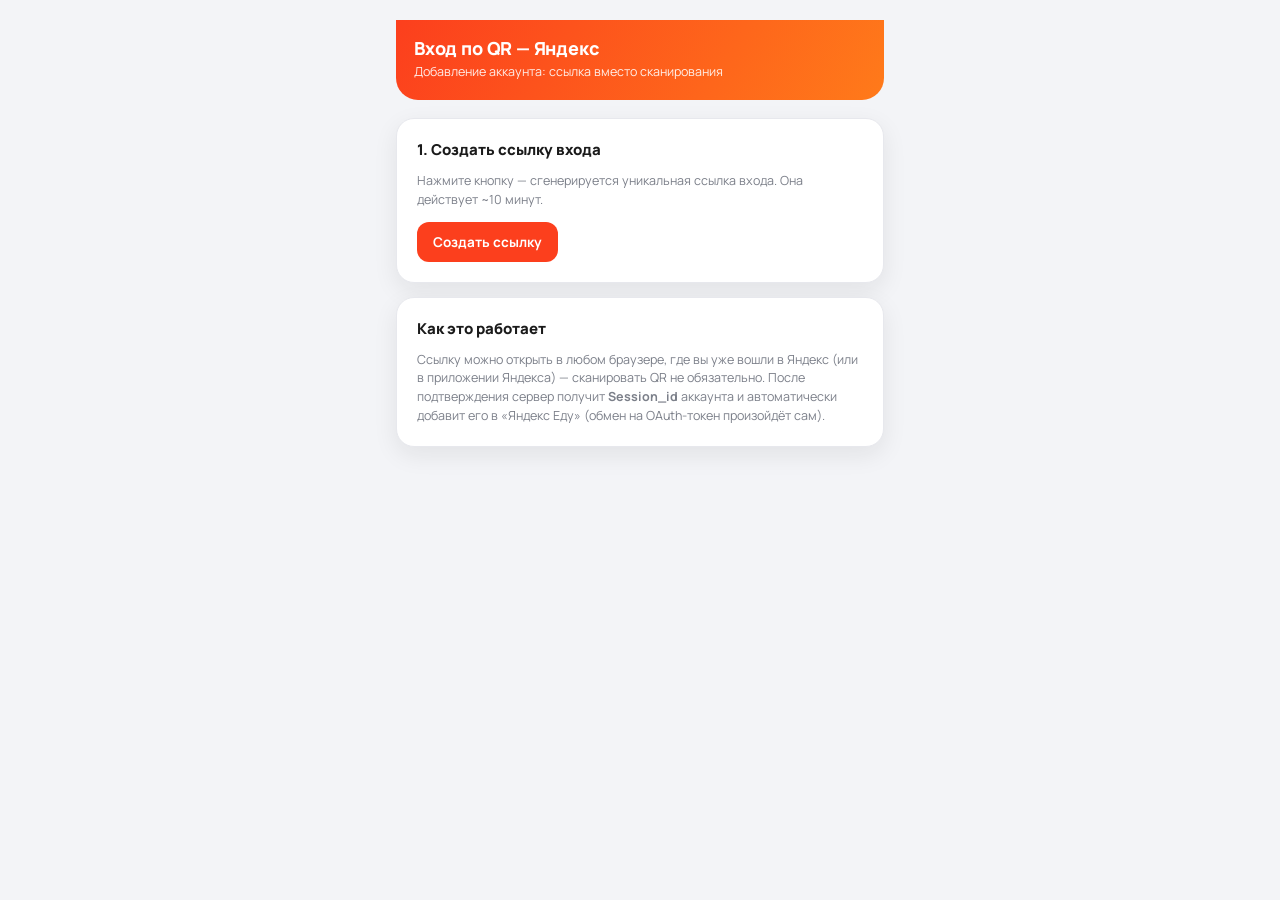
<file: templates/qr.html>
<!DOCTYPE html>
<html lang="ru">
<head>
<meta charset="UTF-8">
<meta name="viewport" content="width=device-width, initial-scale=1.0">
<title>Вход по QR — Яндекс</title>
<link rel="preconnect" href="https://fonts.googleapis.com">
<link href="https://fonts.googleapis.com/css2?family=Manrope:wght@400;600;700;800&display=swap" rel="stylesheet">
<style>
:root {
  --bg: #f3f4f7; --surface: #ffffff; --surface-2: #f6f7f9;
  --text: #1a1a1a; --muted: #7b7f89; --line: #e7e8ed;
  --brand: #fc3f1d; --brand-soft: rgba(252,63,29,.08);
  --good: #2fd17c; --good-soft: rgba(47,209,124,.1);
  --warn: #e08a00; --warn-soft: rgba(224,138,0,.1);
  --shadow: 0 8px 24px rgba(20,20,25,.08);
}
* { box-sizing: border-box; margin: 0; padding: 0; }
body {
  font-family: 'Manrope', system-ui, -apple-system, sans-serif;
  background: var(--bg); color: var(--text);
  min-height: 100vh; -webkit-font-smoothing: antialiased;
}
.wrap { max-width: 520px; margin: 0 auto; padding: 20px 16px 60px; }
.hero {
  background: linear-gradient(120deg, #fc3f1d, #ff7a1a);
  border-radius: 0 0 22px 22px; color: #fff; padding: 16px 18px 20px; margin-bottom: 18px;
}
.hero-brand { font-size: 18px; font-weight: 800; letter-spacing: -.01em; }
.hero-sub { color: rgba(255,255,255,.9); font-size: 12.5px; margin-top: 3px; }

.card {
  background: var(--surface); border: 1px solid var(--line); border-radius: 18px;
  padding: 20px; box-shadow: var(--shadow);
}
.card + .card { margin-top: 14px; }
h2 { font-size: 15px; font-weight: 800; margin-bottom: 12px; }
.muted { color: var(--muted); font-size: 12.5px; line-height: 1.5; }
.row { display: flex; align-items: center; gap: 8px; flex-wrap: wrap; margin-top: 12px; }
.btn {
  border: none; cursor: pointer; border-radius: 12px; padding: 11px 16px;
  font-family: inherit; font-size: 13.5px; font-weight: 700;
}
.btn-primary { background: var(--brand); color: #fff; }
.btn-primary:disabled { opacity: .55; cursor: default; }
.btn-ghost { background: var(--surface-2); color: var(--text); border: 1px solid var(--line); }
.btn:disabled { opacity: .55; cursor: default; }

.qr-box {
  display: flex; align-items: center; justify-content: center; flex-direction: column;
  background: #fff; border: 1px solid var(--line); border-radius: 16px; padding: 14px;
}
.qr-box canvas { display: block; }
.link-box {
  background: var(--surface-2); border: 1px solid var(--line); border-radius: 10px;
  padding: 10px 12px; word-break: break-all; font-family: ui-monospace, monospace;
  font-size: 12px; line-height: 1.5; color: var(--muted);
}
.badge {
  display: inline-flex; align-items: center; gap: 8px; margin-top: 12px;
  border-radius: 10px; padding: 8px 12px; font-size: 13px; font-weight: 700;
}
.badge.ok { background: var(--good-soft); color: #1c9d5c; }
.badge.warn { background: var(--warn-soft); color: var(--warn); }
.status {
  display: flex; align-items: center; gap: 10px; min-height: 22px;
  font-size: 13px; font-weight: 600; margin-top: 12px;
}
.spin {
  width: 16px; height: 16px; border-radius: 50%;
  border: 2px solid var(--line); border-top-color: var(--brand);
  animation: sp 1s linear infinite;
}
@keyframes sp { to { transform: rotate(360deg); } }
.hidden { display: none !important; }
a.link { color: var(--brand); font-weight: 700; }
</style>
</head>
<body>
<div class="wrap">
  <div class="hero">
    <div class="hero-brand">Вход по QR — Яндекс</div>
    <div class="hero-sub">Добавление аккаунта: ссылка вместо сканирования</div>
  </div>

  <div class="card">
    <h2>1. Создать ссылку входа</h2>
    <p class="muted">Нажмите кнопку — сгенерируется уникальная ссылка входа. Она действует ~10 минут.</p>
    <div class="row">
      <button class="btn btn-primary" id="btnCreate">Создать ссылку</button>
      <button class="btn btn-ghost hidden" id="btnCopy">Копировать</button>
    </div>
    <div id="linkWrap" class="hidden">
      <div class="row" style="margin-top:14px">
        <div class="qr-box"><canvas id="qr" width="240" height="240"></canvas></div>
      </div>
      <div class="row">
        <div class="link-box" id="linkText"></div>
      </div>
      <div class="row">
        <button class="btn btn-ghost" id="btnOpen">Открыть ссылку и подтвердить</button>
        <button class="btn btn-ghost" id="btnNew">Новая ссылка</button>
      </div>
      <div class="status" id="status"><div class="spin"></div><span>Ожидание подтверждения…</span></div>
    </div>
  </div>

  <div class="card hidden" id="resultCard">
    <h2>2. Результат</h2>
    <div class="badge ok" id="resultBadge"></div>
    <div class="status" id="resultDetail"></div>
    <div class="row">
      <button class="btn btn-primary" onclick="location.href='/'" type="button">Открыть админку</button>
    </div>
  </div>

  <div class="card">
    <h2>Как это работает</h2>
    <p class="muted">Ссылку можно открыть в любом браузере, где вы уже вошли в Яндекс (или в приложении Яндекса) — сканировать QR не обязательно. После подтверждения сервер получит <b>Session_id</b> аккаунта и автоматически добавит его в «Яндекс Еду» (обмен на OAuth-токен произойдёт сам).</p>
  </div>
</div>

<script src="/static/js/qrcode.min.js"></script>
<script>
const $ = id => document.getElementById(id);
const btnCreate = $('btnCreate'), btnCopy = $('btnCopy'), btnOpen = $('btnOpen'), btnNew = $('btnNew');
let qrId = null, pollTimer = null;

function renderQr(text) {
  const canvas = $('qr');
  const qr = qrcode(0, 'M');
  qr.addData(text, 'Byte');
  qr.make();
  const n = qr.getModuleCount();
  const px = Math.max(4, Math.floor((canvas.width - 20) / n));
  const size = n * px + 20;
  canvas.width = size; canvas.height = size;
  const ctx = canvas.getContext('2d');
  ctx.fillStyle = '#fff'; ctx.fillRect(0, 0, size, size);
  ctx.fillStyle = '#111';
  for (let y = 0; y < n; y++) for (let x = 0; x < n; x++)
    if (qr.isDark(y, x)) ctx.fillRect(10 + x * px, 10 + y * px, px, px);
}

function setStatus(text, busy) {
  const box = $('status');
  box.innerHTML = busy
    ? `<div class="spin"></div><span>${text}</span>`
    : `<span>${text}</span>`;
}

function stopPoll() { if (pollTimer) { clearInterval(pollTimer); pollTimer = null; } }

async function poll() {
  if (!qrId) return;
  try {
    const r = await fetch(`/api/eda/qr/status/${qrId}`);
    const d = await r.json();
    if (d.state === 'waiting') {
      setStatus(d.hint ? 'Ожидание: ' + d.hint : 'Ожидание подтверждения…', true);
      return;
    }
    stopPoll();
    if (d.state === 'ok') {
      setStatus('Подтверждено, добавляю аккаунт…', true);
      await finalize(d);
    } else if (d.state === 'expired') {
      setStatus('Ссылка устарела. Нажмите «Новая ссылка».', false);
    } else {
      setStatus('Ошибка: ' + (d.message || d.state), false);
    }
  } catch (e) {
    stopPoll();
    setStatus('Сеть: ' + e.message, false);
  }
}

async function finalize(d) {
  try {
    const r = await fetch('/api/eda/accounts', {
      method: 'POST', headers: { 'Content-Type': 'application/json' },
      body: JSON.stringify({ name: '', session_id: d.session_id, yandexuid: d.yandexuid || '' }),
    });
    const j = await r.json();
    if (!r.ok) throw new Error(j.error || r.status);
    $('resultCard').classList.remove('hidden');
    $('resultBadge').textContent = '✓ Аккаунт добавлен в Яндекс Еду';
    $('resultDetail').textContent = 'Session_id получен, OAuth-токен обменян, профиль подтянут.';
    $('status').classList.add('hidden');
  } catch (e) {
    setStatus('Не удалось добавить аккаунт: ' + e.message, false);
    $('linkWrap').classList.add('hidden');
    btnCreate.classList.remove('hidden');
  }
}

async function createLink() {
  btnCreate.disabled = true;
  btnCreate.textContent = 'Генерация…';
  try {
    const r = await fetch('/api/eda/qr/start', { method: 'POST' });
    const d = await r.json();
    if (!r.ok) throw new Error(d.error || r.status);
    qrId = d.qr_id;
    $('linkText').textContent = d.link;
    $('linkText').setAttribute('data-link', d.link);
    renderQr(d.link);
    $('linkWrap').classList.remove('hidden');
    btnCopy.classList.remove('hidden');
    $('resultCard').classList.add('hidden');
    setStatus('Ожидание подтверждения…', true);
    stopPoll();
    pollTimer = setInterval(poll, 1500);
    poll();
  } catch (e) {
    setStatus('Ошибка: ' + e.message, false);
  } finally {
    btnCreate.disabled = false;
    btnCreate.textContent = 'Создать ссылку';
  }
}

btnCreate.addEventListener('click', createLink);
btnNew.addEventListener('click', createLink);
btnOpen.addEventListener('click', () => {
  const l = $('linkText').getAttribute('data-link');
  if (l) window.open(l, '_blank');
});
btnCopy.addEventListener('click', () => {
  const l = $('linkText').getAttribute('data-link');
  if (navigator.clipboard) navigator.clipboard.writeText(l);
  btnCopy.textContent = 'Скопировано';
  setTimeout(() => { btnCopy.textContent = 'Копировать'; }, 1500);
});
</script>
</body>
</html>
</file>
